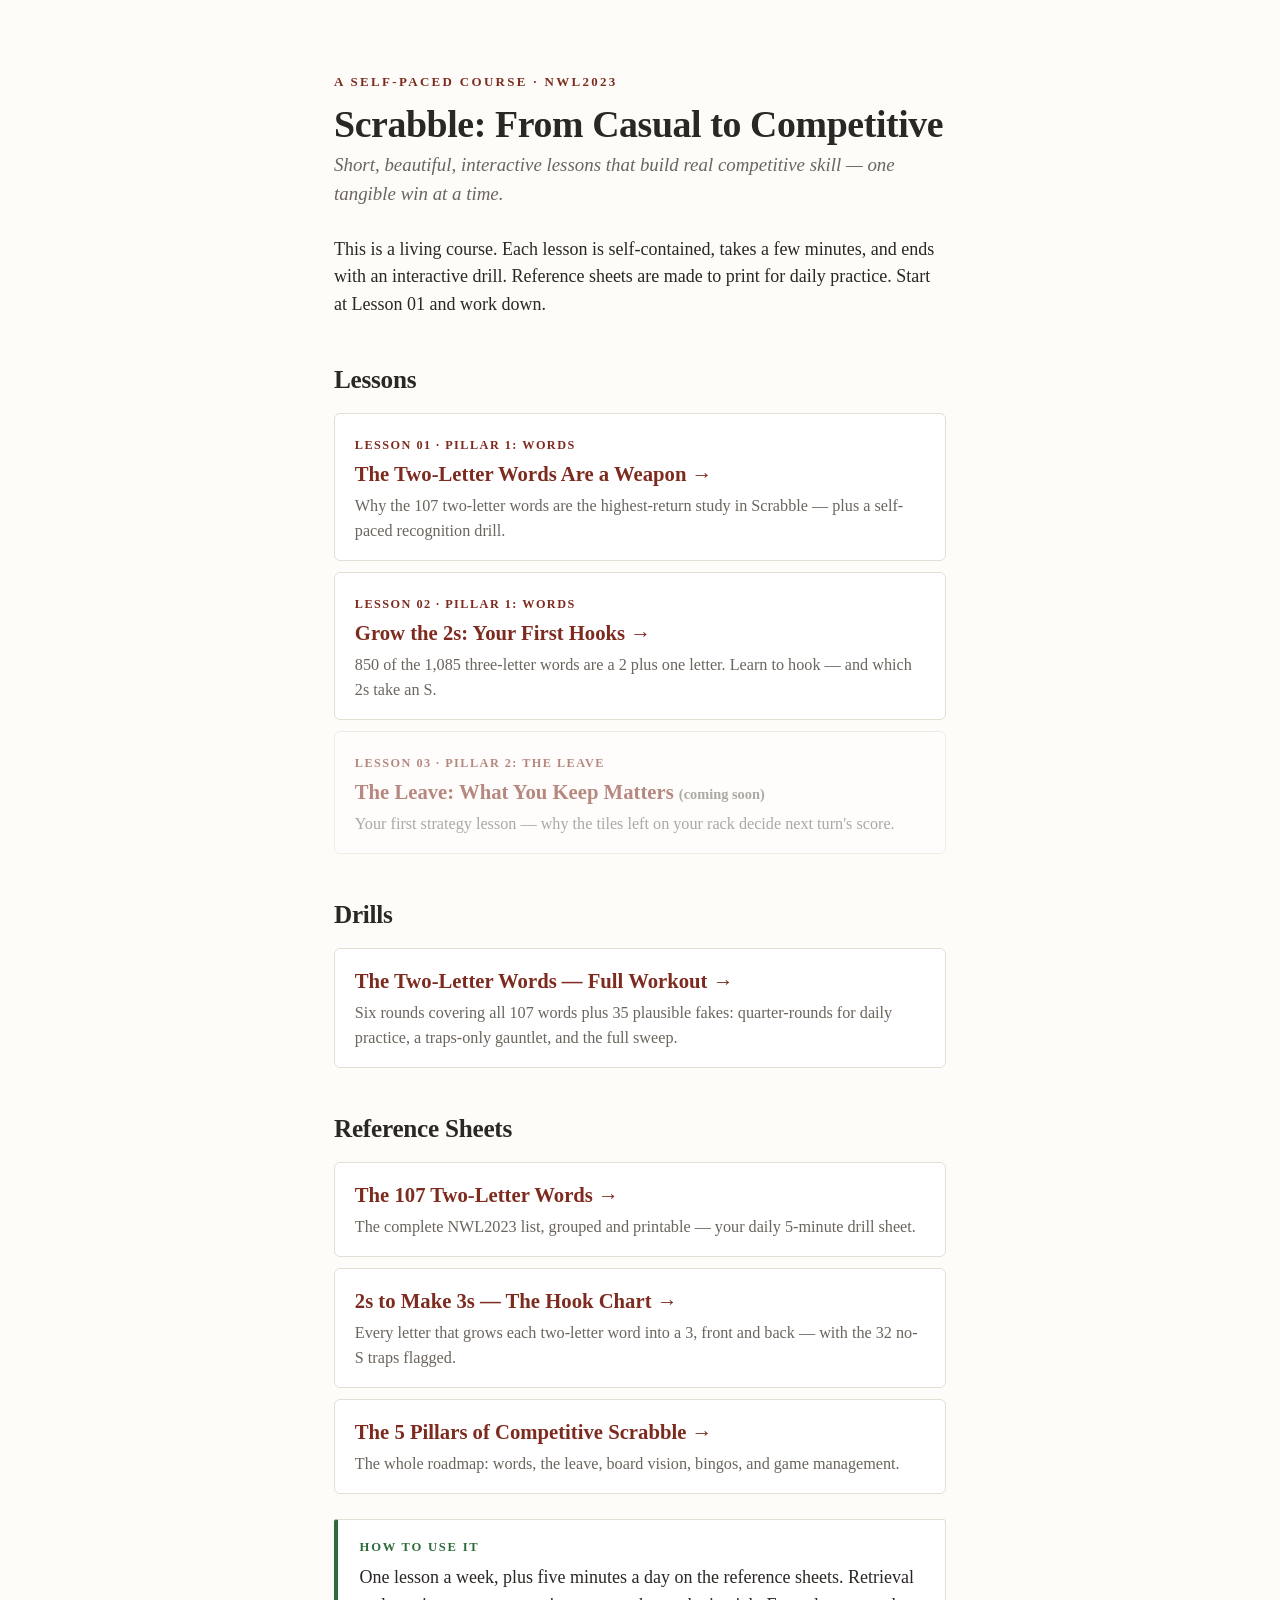
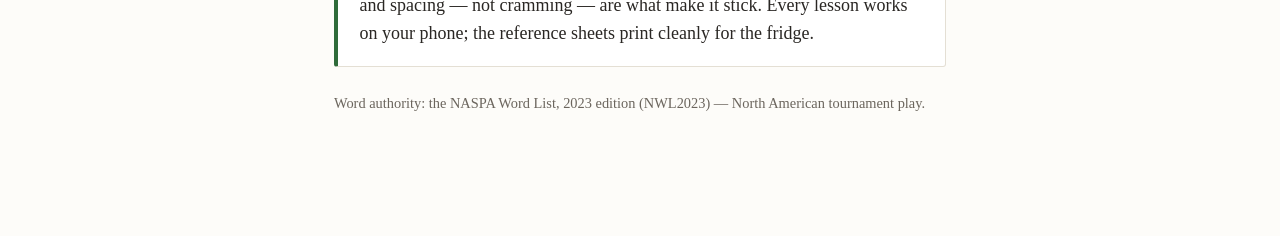
<file: index.html>
<!DOCTYPE html>
<html lang="en">
<head>
<meta charset="utf-8">
<meta name="viewport" content="width=device-width, initial-scale=1">
<title>A Scrabble Course — from casual to competitive</title>
<link rel="stylesheet" href="assets/course.css">
<style>
  .index-list { list-style:none; padding:0; margin:1rem 0; }
  .index-list li { border:1px solid var(--rule); border-radius:6px; padding:0.9rem 1.1rem; margin:0.6rem 0; background:#fff; }
  .index-list a { border:0; font-size:1.15rem; font-weight:600; }
  .index-list .desc { display:block; color:var(--ink-soft); font-size:0.9rem; margin-top:0.2rem; }
  .index-list .tag { font-size:0.68rem; letter-spacing:0.12em; text-transform:uppercase; font-weight:700; color:var(--accent); }
  .comingsoon { opacity:0.55; }
</style>
</head>
<body>

<p class="kicker">A Self-Paced Course · NWL2023</p>
<h1>Scrabble: From Casual to Competitive</h1>
<p class="subtitle">Short, beautiful, interactive lessons that build real competitive skill — one tangible win at a time.</p>

<p>This is a living course. Each lesson is self-contained, takes a few minutes, and ends with an interactive drill. Reference sheets are made to print for daily practice. Start at Lesson 01 and work down.</p>

<h2>Lessons</h2>
<ul class="index-list">
  <li>
    <span class="tag">Lesson 01 · Pillar 1: Words</span><br>
    <a href="lessons/0001-two-letter-words.html">The Two-Letter Words Are a Weapon →</a>
    <span class="desc">Why the 107 two-letter words are the highest-return study in Scrabble — plus a self-paced recognition drill.</span>
  </li>
  <li>
    <span class="tag">Lesson 02 · Pillar 1: Words</span><br>
    <a href="lessons/0002-threes-and-hooks.html">Grow the 2s: Your First Hooks →</a>
    <span class="desc">850 of the 1,085 three-letter words are a 2 plus one letter. Learn to hook — and which 2s take an S.</span>
  </li>
  <li class="comingsoon">
    <span class="tag">Lesson 03 · Pillar 2: The Leave</span><br>
    <a href="#">The Leave: What You Keep Matters <span class="cite">(coming soon)</span></a>
    <span class="desc">Your first strategy lesson — why the tiles left on your rack decide next turn's score.</span>
  </li>
</ul>

<h2>Drills</h2>
<ul class="index-list">
  <li>
    <a href="drills/two-letter-drills.html">The Two-Letter Words — Full Workout →</a>
    <span class="desc">Six rounds covering all 107 words plus 35 plausible fakes: quarter-rounds for daily practice, a traps-only gauntlet, and the full sweep.</span>
  </li>
</ul>

<h2>Reference Sheets</h2>
<ul class="index-list">
  <li>
    <a href="reference/two-letter-words.html">The 107 Two-Letter Words →</a>
    <span class="desc">The complete NWL2023 list, grouped and printable — your daily 5-minute drill sheet.</span>
  </li>
  <li>
    <a href="reference/two-to-make-three.html">2s to Make 3s — The Hook Chart →</a>
    <span class="desc">Every letter that grows each two-letter word into a 3, front and back — with the 32 no-S traps flagged.</span>
  </li>
  <li>
    <a href="reference/skill-roadmap.html">The 5 Pillars of Competitive Scrabble →</a>
    <span class="desc">The whole roadmap: words, the leave, board vision, bingos, and game management.</span>
  </li>
</ul>

<div class="callout win">
  <span class="label">How to use it</span>
  One lesson a week, plus five minutes a day on the reference sheets. Retrieval and spacing — not cramming — are what make it stick. Every lesson works on your phone; the reference sheets print cleanly for the fridge.
</div>

<p class="cite">Word authority: the NASPA Word List, 2023 edition (NWL2023) — North American tournament play.</p>

</body>
</html>
</file>
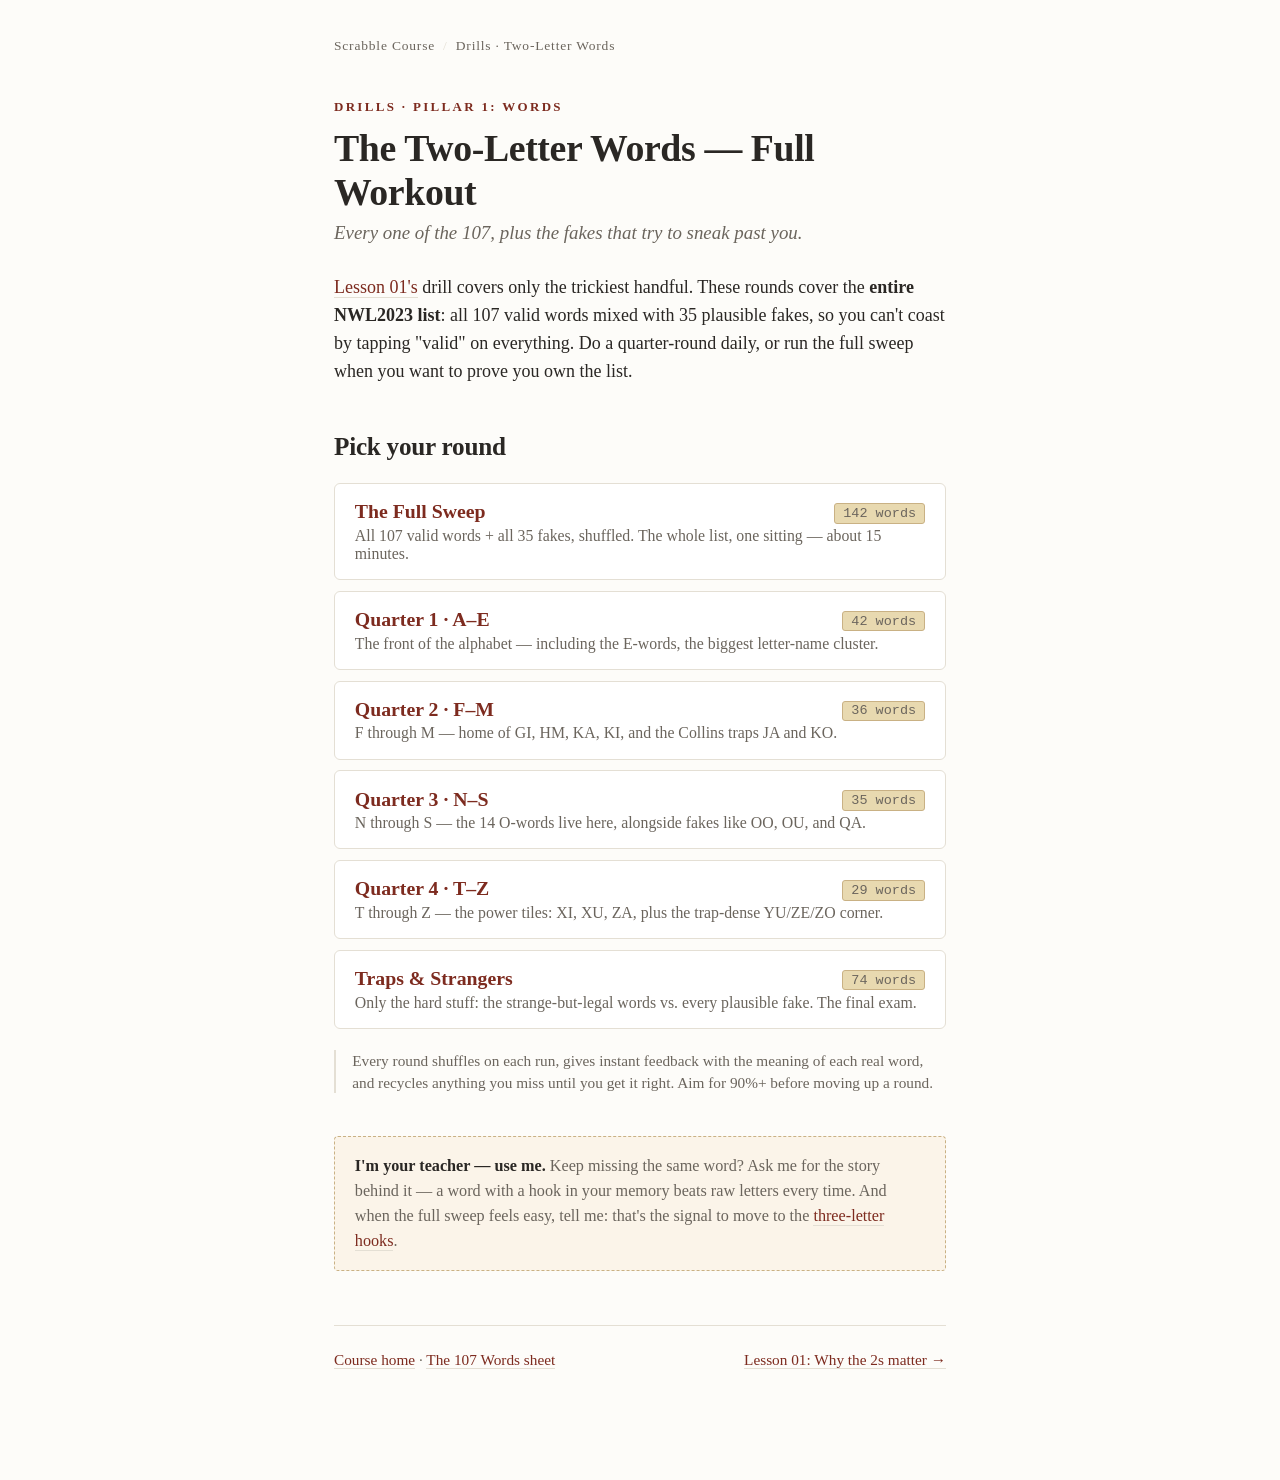
<file: drills/two-letter-drills.html>
<!DOCTYPE html>
<html lang="en">
<head>
<meta charset="utf-8">
<meta name="viewport" content="width=device-width, initial-scale=1">
<title>Drills · The Two-Letter Words — Full Workout</title>
<link rel="stylesheet" href="../assets/course.css">
<style>
  .drill-list { list-style:none; padding:0; margin:1.2rem 0; }
  .drill-list li { margin:0.6rem 0; }
  .drill-list button {
    display:block; width:100%; text-align:left; cursor:pointer;
    font-family:inherit; background:#fff; border:1px solid var(--rule);
    border-radius:6px; padding:0.9rem 1.1rem;
    transition:transform 0.06s ease, border-color 0.15s ease;
  }
  .drill-list button:hover { border-color:var(--tile-edge); transform:translateY(-1px); }
  .drill-list .name { font-size:1.1rem; font-weight:600; color:var(--accent); }
  .drill-list .count {
    float:right; font-family:"SF Mono","Menlo",monospace; font-size:0.75rem;
    color:var(--ink-soft); background:var(--tile-bg); border:1px solid var(--tile-edge);
    border-radius:3px; padding:0.1rem 0.45rem; margin-top:0.15rem;
  }
  .drill-list .desc { display:block; color:var(--ink-soft); font-size:0.88rem; margin-top:0.2rem; }
  .backlink { font-size:0.85rem; margin:0.8rem 0 0; }
  .running-title { margin:1.6rem 0 0; font-size:1.15rem; font-weight:600; }
</style>
</head>
<body>

<nav class="topnav"><a href="../index.html">Scrabble Course</a><span class="sep">/</span><span class="here">Drills · Two-Letter Words</span></nav>

<p class="kicker">Drills · Pillar 1: Words</p>
<h1>The Two-Letter Words — Full Workout</h1>
<p class="subtitle">Every one of the 107, plus the fakes that try to sneak past you.</p>

<p><a href="../lessons/0001-two-letter-words.html">Lesson 01's</a> drill covers only the trickiest handful. These rounds cover the <strong>entire NWL2023 list</strong>: all 107 valid words mixed with 35 plausible fakes, so you can't coast by tapping "valid" on everything. Do a quarter-round daily, or run the full sweep when you want to prove you own the list.</p>

<div id="chooser">
  <h2>Pick your round</h2>
  <ul class="drill-list" id="drill-buttons"></ul>
  <p class="note">Every round shuffles on each run, gives instant feedback with the meaning of each real word, and recycles anything you miss until you get it right. Aim for 90%+ before moving up a round.</p>
</div>

<div id="running" style="display:none">
  <p class="running-title" id="running-name"></p>
  <div id="drill"></div>
  <p class="backlink"><a href="#" id="back">← Choose a different round</a></p>
</div>

<div class="ask">
  <strong>I'm your teacher — use me.</strong> Keep missing the same word? Ask me for the story behind it — a word with a hook in your memory beats raw letters every time. And when the full sweep feels easy, tell me: that's the signal to move to the <a href="../lessons/0002-threes-and-hooks.html">three-letter hooks</a>.
</div>

<div class="pagenav">
  <span><a href="../index.html">Course home</a> · <a href="../reference/two-letter-words.html">The 107 Words sheet</a></span>
  <span><a href="../lessons/0001-two-letter-words.html">Lesson 01: Why the 2s matter →</a></span>
</div>

<script src="../assets/quiz.js"></script>
<script src="../assets/twos-data.js"></script>
<script>
  // Build validQuiz items from the master data. Collins-only fakes get an
  // explanatory note so the reader learns which lexicon betrayed them.
  const COLLINS_NOTE = "It's legal in the international (Collins) list — but not in ours.";
  function toItems(words, fakes) {
    return words.map(t => ({ w: t.w, ok: true, def: t.def }))
      .concat(fakes.map(f => ({ w: f.w, ok: false, note: f.collins ? COLLINS_NOTE : '' })));
  }
  const inRange = (w, lo, hi) => w[0] >= lo && w[0] <= hi;
  const range = (lo, hi) => toItems(
    TWOS.filter(t => inRange(t.w, lo, hi)),
    FAKES.filter(f => inRange(f.w, lo, hi))
  );

  const DRILLS = [
    { name: 'The Full Sweep', desc: 'All 107 valid words + all 35 fakes, shuffled. The whole list, one sitting — about 15 minutes.',
      items: () => toItems(TWOS, FAKES) },
    { name: 'Quarter 1 · A–E', desc: 'The front of the alphabet — including the E-words, the biggest letter-name cluster.',
      items: () => range('A', 'E') },
    { name: 'Quarter 2 · F–M', desc: 'F through M — home of GI, HM, KA, KI, and the Collins traps JA and KO.',
      items: () => range('F', 'M') },
    { name: 'Quarter 3 · N–S', desc: 'N through S — the 14 O-words live here, alongside fakes like OO, OU, and QA.',
      items: () => range('N', 'S') },
    { name: 'Quarter 4 · T–Z', desc: 'T through Z — the power tiles: XI, XU, ZA, plus the trap-dense YU/ZE/ZO corner.',
      items: () => range('T', 'Z') },
    { name: 'Traps & Strangers', desc: 'Only the hard stuff: the strange-but-legal words vs. every plausible fake. The final exam.',
      items: () => toItems(TWOS.filter(t => t.hard), FAKES) },
  ];

  const chooser = document.getElementById('chooser');
  const running = document.getElementById('running');
  const buttons = document.getElementById('drill-buttons');

  DRILLS.forEach(d => {
    const items = d.items();
    const li = document.createElement('li');
    li.innerHTML = `<button><span class="count">${items.length} words</span>
      <span class="name">${d.name}</span><span class="desc">${d.desc}</span></button>`;
    li.querySelector('button').onclick = () => start(d);
    buttons.appendChild(li);
  });

  function start(d) {
    chooser.style.display = 'none';
    running.style.display = '';
    document.getElementById('running-name').textContent = d.name;
    validQuiz('drill', d.items());
    running.scrollIntoView({ behavior: 'smooth', block: 'start' });
  }

  document.getElementById('back').onclick = (e) => {
    e.preventDefault();
    running.style.display = 'none';
    chooser.style.display = '';
    document.getElementById('drill').innerHTML = '';
  };
</script>

</body>
</html>
</file>
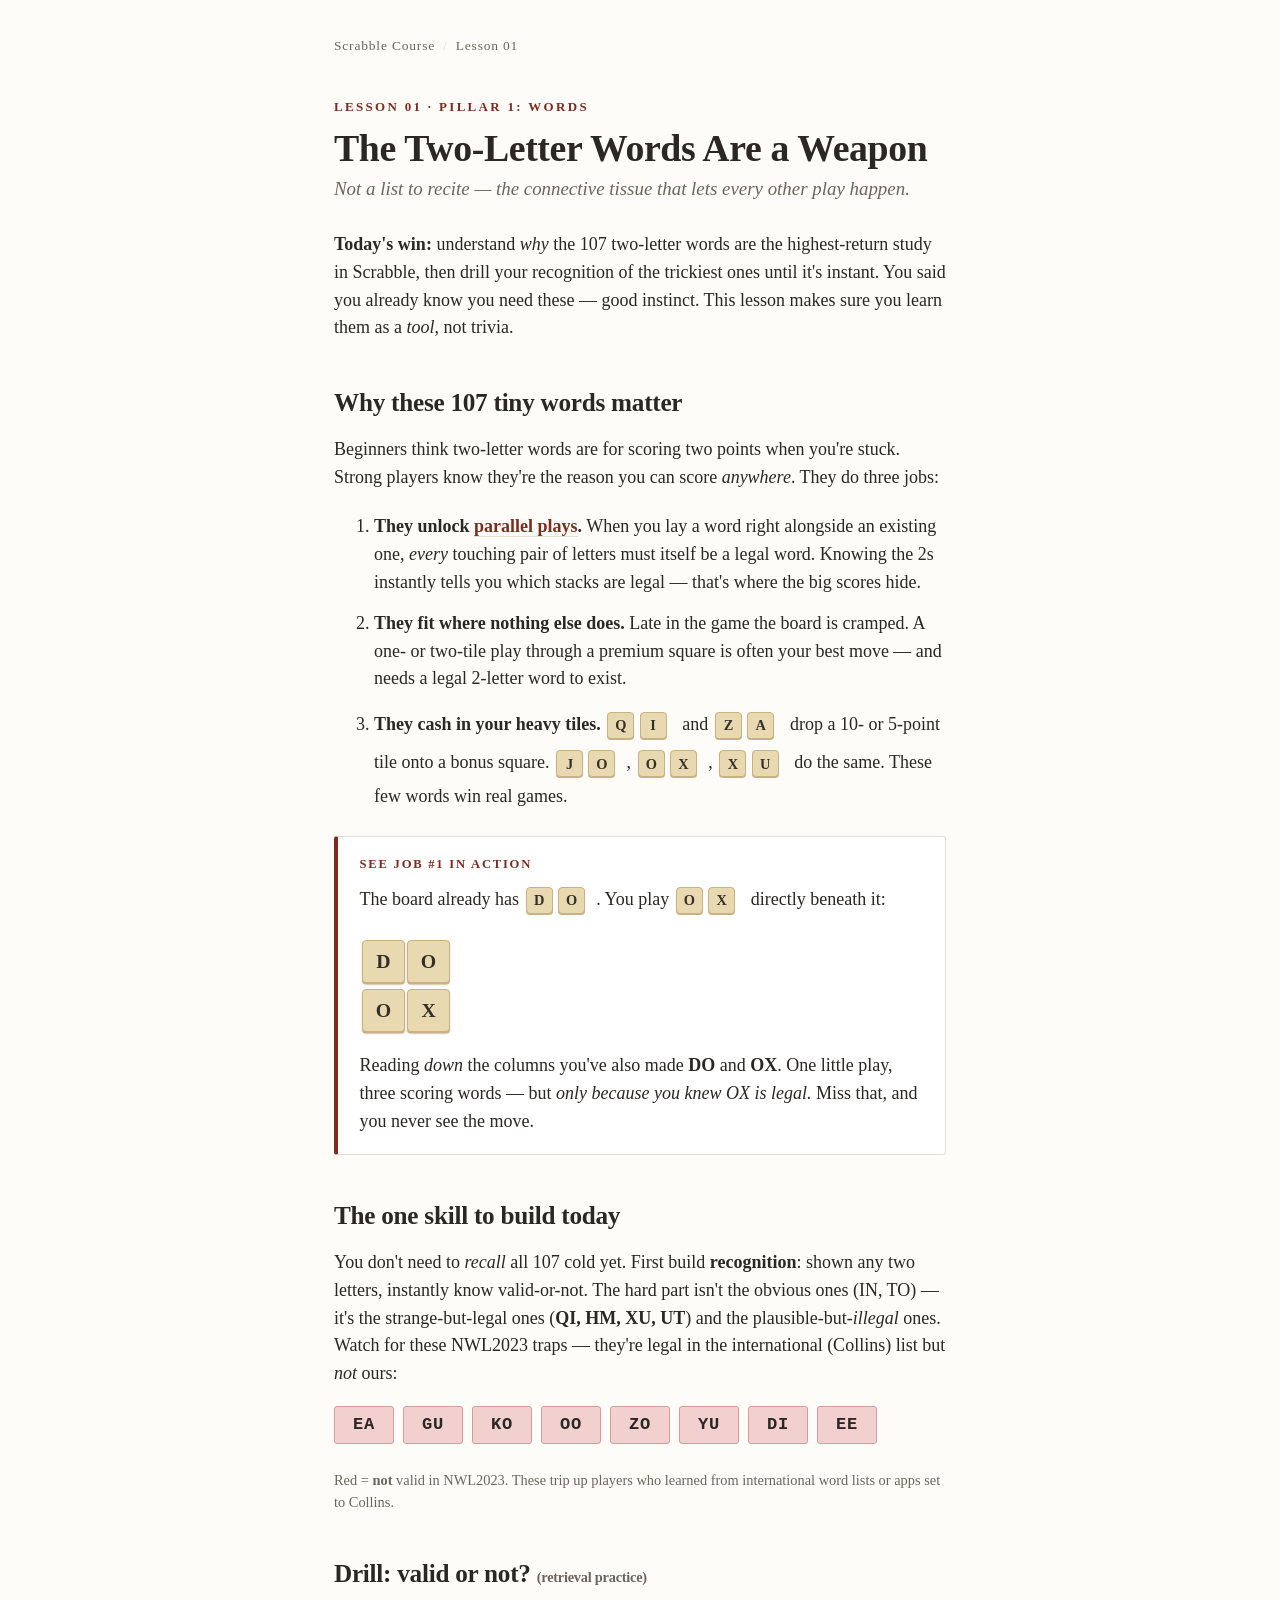
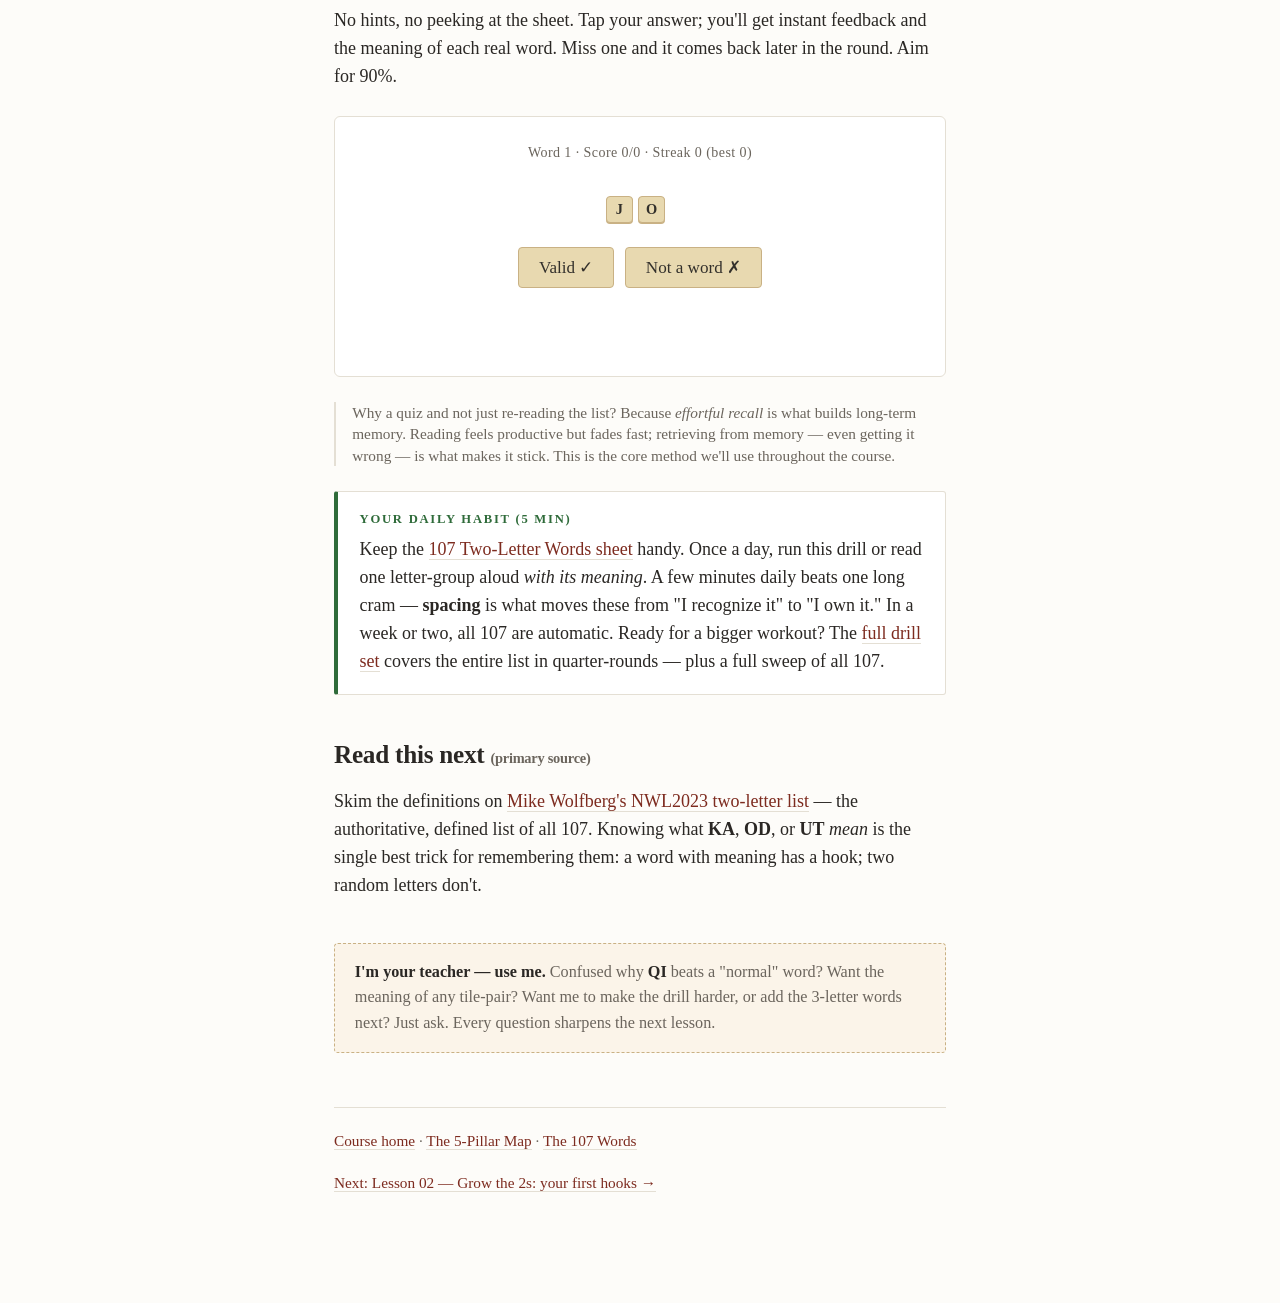
<file: lessons/0001-two-letter-words.html>
<!DOCTYPE html>
<html lang="en">
<head>
<meta charset="utf-8">
<meta name="viewport" content="width=device-width, initial-scale=1">
<title>Lesson 01 · The Two-Letter Words Are a Weapon</title>
<link rel="stylesheet" href="../assets/course.css">
<style>
  .minigrid { display:grid; grid-template-columns:repeat(2, 2.4rem); gap:2px; margin:1rem 0; }
  .minigrid .tile { width:2.4rem; height:2.4rem; }
  .minigrid .empty { background:#f1ead9; border:1px solid var(--rule); border-radius:4px; }
  .jobs { margin:1.2rem 0; }
  .jobs li { margin-bottom:0.7rem; }
</style>
</head>
<body>

<nav class="topnav"><a href="../index.html">Scrabble Course</a><span class="sep">/</span><span class="here">Lesson 01</span></nav>

<p class="kicker">Lesson 01 · Pillar 1: Words</p>
<h1>The Two-Letter Words Are a Weapon</h1>
<p class="subtitle">Not a list to recite — the connective tissue that lets every other play happen.</p>

<p><strong>Today's win:</strong> understand <em>why</em> the 107 two-letter words are the highest-return study in Scrabble, then drill your recognition of the trickiest ones until it's instant. You said you already know you need these — good instinct. This lesson makes sure you learn them as a <em>tool</em>, not trivia.</p>

<h2>Why these 107 tiny words matter</h2>

<p>Beginners think two-letter words are for scoring two points when you're stuck. Strong players know they're the reason you can score <em>anywhere</em>. They do three jobs:</p>

<ol class="jobs">
  <li><strong>They unlock <a href="../reference/skill-roadmap.html">parallel plays</a>.</strong> When you lay a word right alongside an existing one, <em>every</em> touching pair of letters must itself be a legal word. Knowing the 2s instantly tells you which stacks are legal — that's where the big scores hide.</li>
  <li><strong>They fit where nothing else does.</strong> Late in the game the board is cramped. A one- or two-tile play through a premium square is often your best move — and needs a legal 2-letter word to exist.</li>
  <li><strong>They cash in your heavy tiles.</strong> <span class="word"><span class="tile">Q</span><span class="tile">I</span></span> and <span class="word"><span class="tile">Z</span><span class="tile">A</span></span> drop a 10- or 5-point tile onto a bonus square. <span class="word"><span class="tile">J</span><span class="tile">O</span></span>, <span class="word"><span class="tile">O</span><span class="tile">X</span></span>, <span class="word"><span class="tile">X</span><span class="tile">U</span></span> do the same. These few words win real games.</li>
</ol>

<div class="callout">
  <span class="label">See job #1 in action</span>
  The board already has <span class="word"><span class="tile">D</span><span class="tile">O</span></span>. You play <span class="word"><span class="tile">O</span><span class="tile">X</span></span> directly beneath it:
  <div class="minigrid">
    <span class="tile">D</span><span class="tile">O</span>
    <span class="tile">O</span><span class="tile">X</span>
  </div>
  Reading <em>down</em> the columns you've also made <strong>DO</strong> and <strong>OX</strong>. One little play, three scoring words — but <em>only because you knew OX is legal.</em> Miss that, and you never see the move.
</div>

<h2>The one skill to build today</h2>

<p>You don't need to <em>recall</em> all 107 cold yet. First build <strong>recognition</strong>: shown any two letters, instantly know valid-or-not. The hard part isn't the obvious ones (IN, TO) — it's the strange-but-legal ones (<strong>QI, HM, XU, UT</strong>) and the plausible-but-<em>illegal</em> ones. Watch for these NWL2023 traps — they're legal in the international (Collins) list but <em>not</em> ours:</p>

<div class="wordgrid" style="grid-template-columns:repeat(auto-fill,minmax(3rem,1fr));">
  <div class="w" style="background:#f3d0d0;border-color:#d89a9a;">EA</div>
  <div class="w" style="background:#f3d0d0;border-color:#d89a9a;">GU</div>
  <div class="w" style="background:#f3d0d0;border-color:#d89a9a;">KO</div>
  <div class="w" style="background:#f3d0d0;border-color:#d89a9a;">OO</div>
  <div class="w" style="background:#f3d0d0;border-color:#d89a9a;">ZO</div>
  <div class="w" style="background:#f3d0d0;border-color:#d89a9a;">YU</div>
  <div class="w" style="background:#f3d0d0;border-color:#d89a9a;">DI</div>
  <div class="w" style="background:#f3d0d0;border-color:#d89a9a;">EE</div>
</div>
<p class="cite">Red = <strong>not</strong> valid in NWL2023. These trip up players who learned from international word lists or apps set to Collins.</p>

<h2>Drill: valid or not? <span class="cite">(retrieval practice)</span></h2>

<p>No hints, no peeking at the sheet. Tap your answer; you'll get instant feedback and the meaning of each real word. Miss one and it comes back later in the round. Aim for 90%.</p>

<div id="drill"></div>

<p class="note">Why a quiz and not just re-reading the list? Because <em>effortful recall</em> is what builds long-term memory. Reading feels productive but fades fast; retrieving from memory — even getting it wrong — is what makes it stick. This is the core method we'll use throughout the course.</p>

<div class="callout win">
  <span class="label">Your daily habit (5 min)</span>
  Keep the <a href="../reference/two-letter-words.html">107 Two-Letter Words sheet</a> handy. Once a day, run this drill or read one letter-group aloud <em>with its meaning</em>. A few minutes daily beats one long cram — <strong>spacing</strong> is what moves these from "I recognize it" to "I own it." In a week or two, all 107 are automatic. Ready for a bigger workout? The <a href="../drills/two-letter-drills.html">full drill set</a> covers the entire list in quarter-rounds — plus a full sweep of all 107.
</div>

<h2>Read this next <span class="cite">(primary source)</span></h2>
<p>Skim the definitions on <a href="https://wolfberg.net/scrabble/wordlists/NWL2023/twos/">Mike Wolfberg's NWL2023 two-letter list</a> — the authoritative, defined list of all 107. Knowing what <strong>KA</strong>, <strong>OD</strong>, or <strong>UT</strong> <em>mean</em> is the single best trick for remembering them: a word with meaning has a hook; two random letters don't.</p>

<div class="ask">
  <strong>I'm your teacher — use me.</strong> Confused why <strong>QI</strong> beats a "normal" word? Want the meaning of any tile-pair? Want me to make the drill harder, or add the 3-letter words next? Just ask. Every question sharpens the next lesson.
</div>

<div class="pagenav">
  <span><a href="../index.html">Course home</a> · <a href="../reference/skill-roadmap.html">The 5-Pillar Map</a> · <a href="../reference/two-letter-words.html">The 107 Words</a></span>
  <span><a href="0002-threes-and-hooks.html">Next: Lesson 02 — Grow the 2s: your first hooks →</a></span>
</div>

<script src="../assets/quiz.js"></script>
<script>
  validQuiz('drill', [
    { w:'QI', ok:true,  def:'the vital life force in Chinese philosophy — and a top-value word.' },
    { w:'ZA', ok:true,  def:'slang for pizza.' },
    { w:'EA', ok:false },
    { w:'JO', ok:true,  def:'a sweetheart (Scots).' },
    { w:'GU', ok:false },
    { w:'XU', ok:true,  def:'a monetary unit of Vietnam.' },
    { w:'KO', ok:false },
    { w:'HM', ok:true,  def:'used to express thoughtful hesitation.' },
    { w:'OO', ok:false },
    { w:'OX', ok:true,  def:'an adult castrated bull.' },
    { w:'ZO', ok:false },
    { w:'KA', ok:true,  def:'the spiritual self in Egyptian belief.' },
    { w:'UT', ok:true,  def:'the musical tone now called "do".' },
    { w:'YU', ok:false },
    { w:'XI', ok:true,  def:'a Greek letter.' },
    { w:'DI', ok:false },
    { w:'VA', ok:false },
    { w:'OD', ok:true,  def:'a hypothetical vital force.' },
    { w:'EE', ok:false },
    { w:'FE', ok:true,  def:'a unit of monetary value; also playable for the F.' },
    { w:'AI', ok:true,  def:'a three-toed sloth.' },
    { w:'MM', ok:true,  def:'used to express assent or pleasure.' },
    { w:'OE', ok:true,  def:'a whirlwind off the Faroe Islands.' }
  ]);
</script>

</body>
</html>
</file>
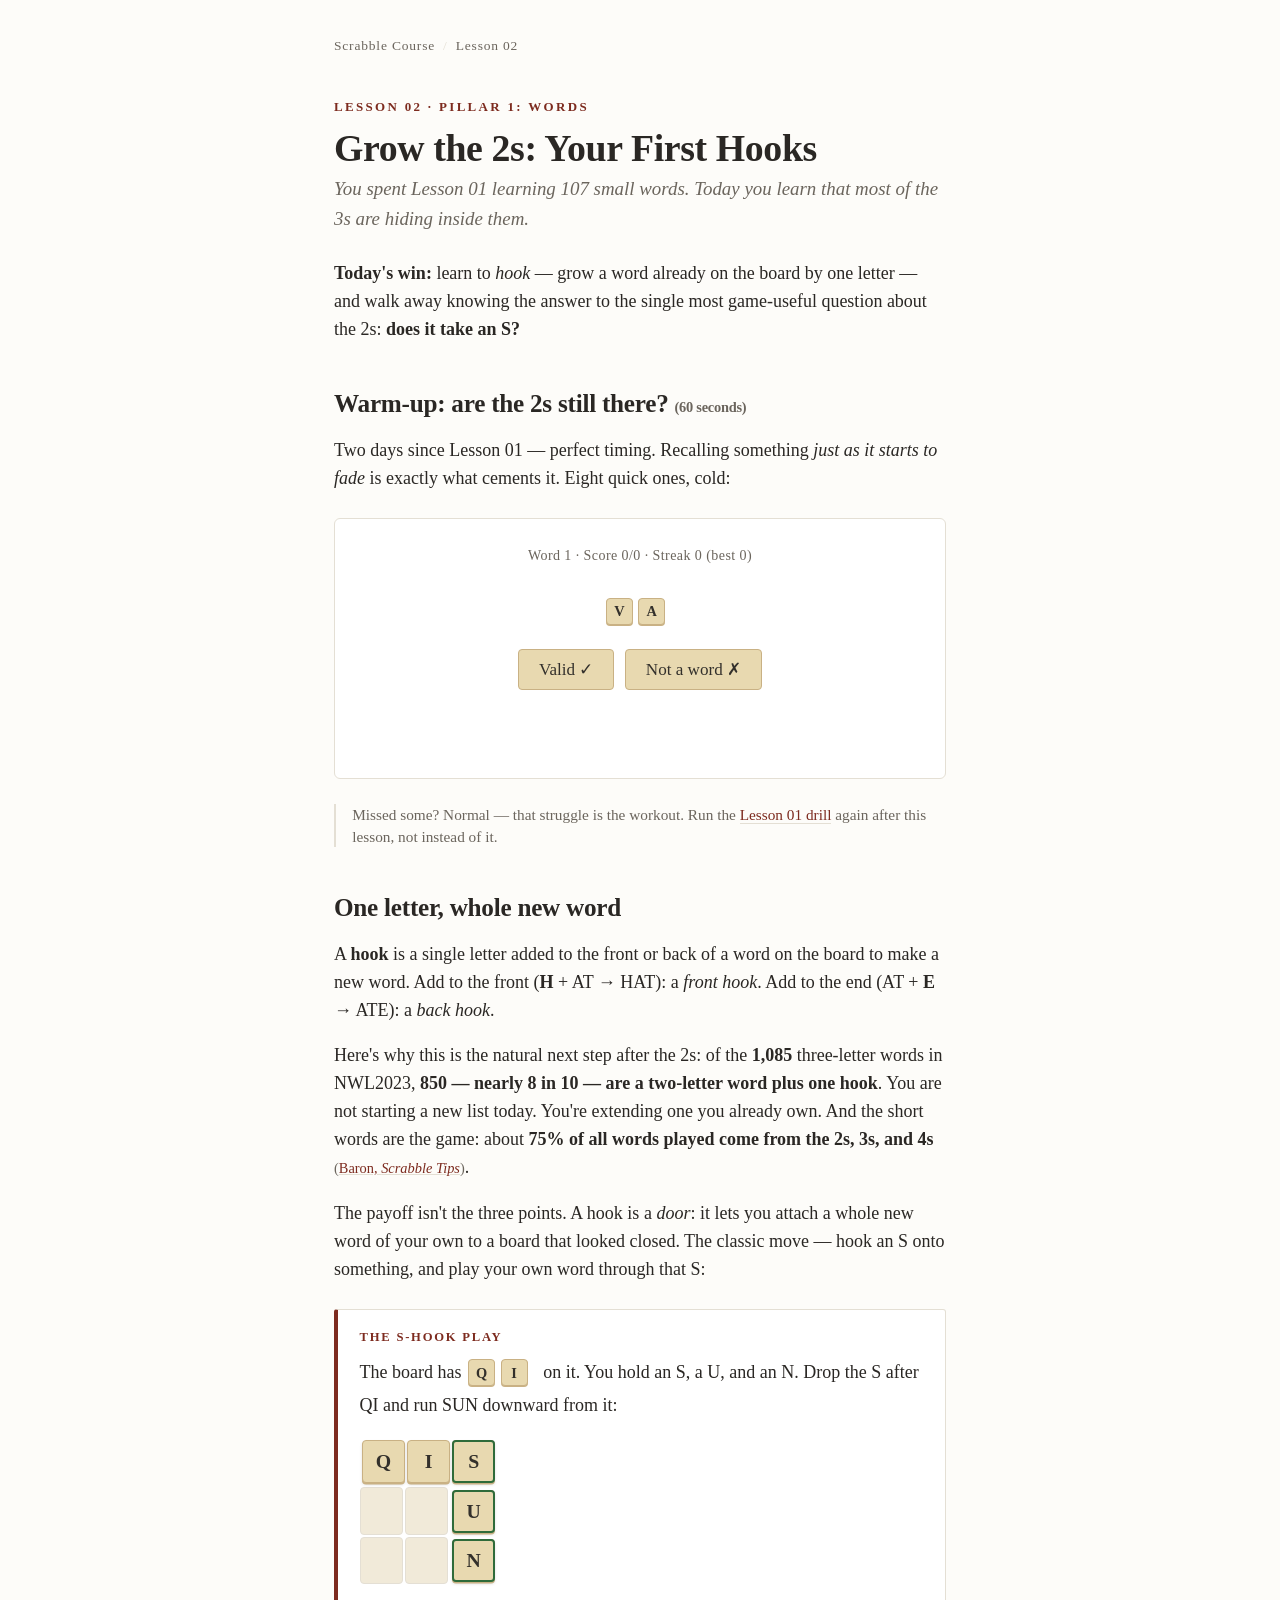
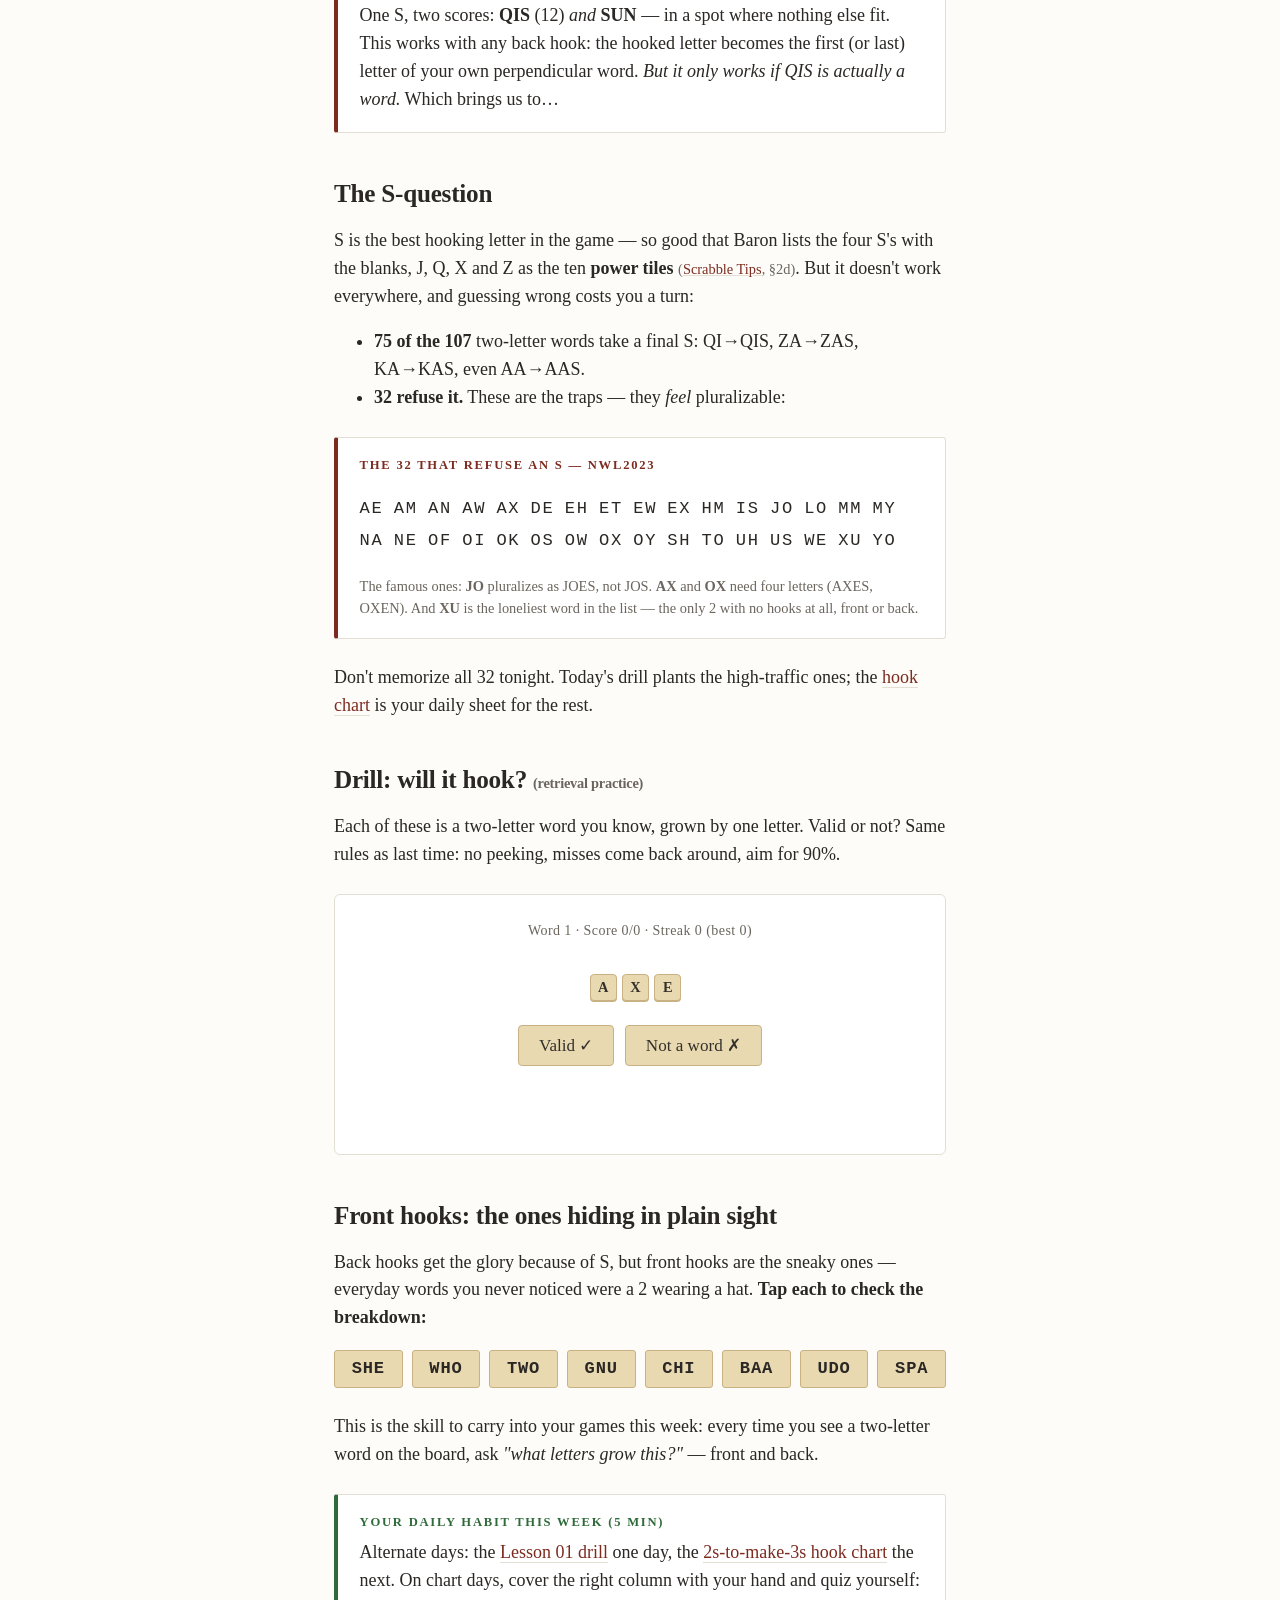
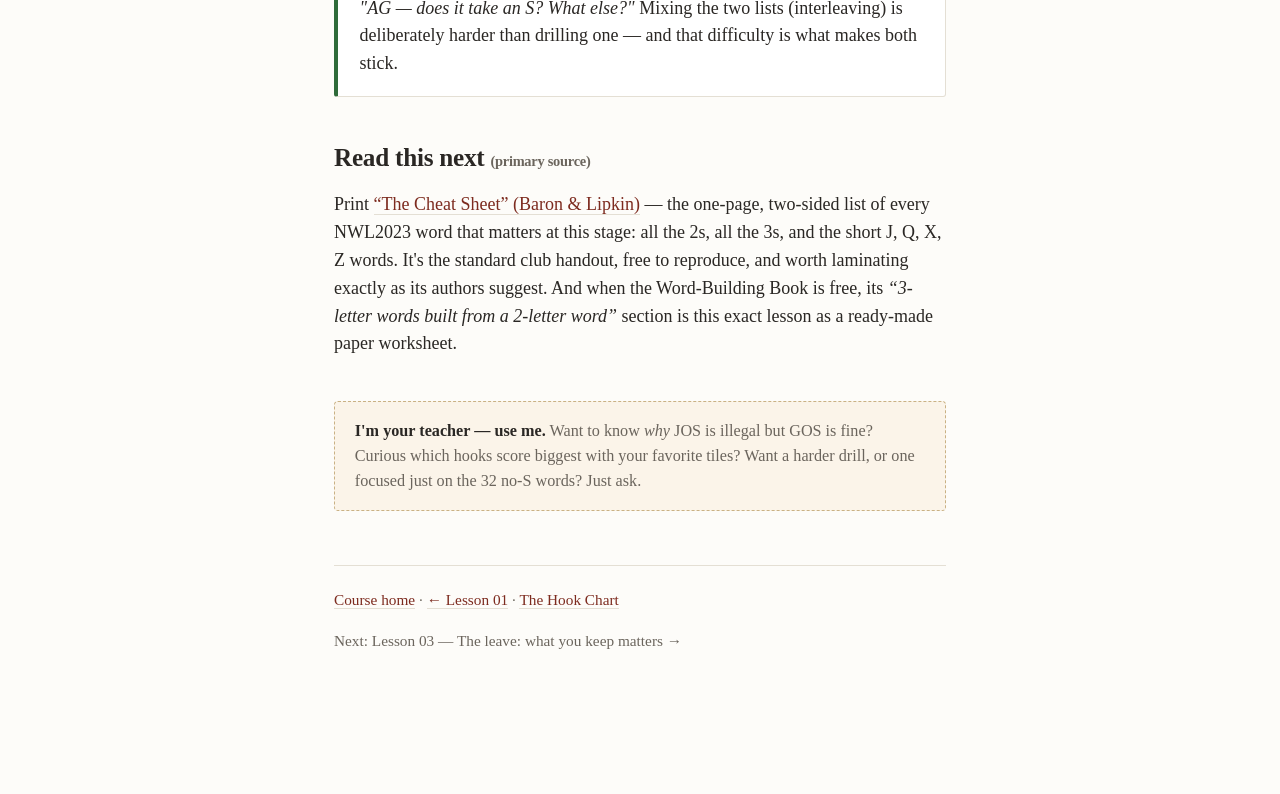
<file: lessons/0002-threes-and-hooks.html>
<!DOCTYPE html>
<html lang="en">
<head>
<meta charset="utf-8">
<meta name="viewport" content="width=device-width, initial-scale=1">
<title>Lesson 02 · Grow the 2s: Your First Hooks</title>
<link rel="stylesheet" href="../assets/course.css">
<style>
  .minigrid { display:grid; grid-template-columns:repeat(3, 2.4rem); gap:2px; margin:1rem 0; }
  .minigrid .tile { width:2.4rem; height:2.4rem; }
  .minigrid .empty { background:#f1ead9; border:1px solid var(--rule); border-radius:4px; }
  .minigrid .new { outline: 2px solid var(--good); outline-offset: -2px; }
  .noslist { font-family:"SF Mono","Menlo",monospace; font-size:0.95rem; letter-spacing:0.1em; line-height:1.9; }
</style>
</head>
<body>

<nav class="topnav"><a href="../index.html">Scrabble Course</a><span class="sep">/</span><span class="here">Lesson 02</span></nav>

<p class="kicker">Lesson 02 · Pillar 1: Words</p>
<h1>Grow the 2s: Your First Hooks</h1>
<p class="subtitle">You spent Lesson 01 learning 107 small words. Today you learn that most of the 3s are hiding inside them.</p>

<p><strong>Today's win:</strong> learn to <em>hook</em> — grow a word already on the board by one letter — and walk away knowing the answer to the single most game-useful question about the 2s: <strong>does it take an S?</strong></p>

<h2>Warm-up: are the 2s still there? <span class="cite">(60 seconds)</span></h2>

<p>Two days since Lesson 01 — perfect timing. Recalling something <em>just as it starts to fade</em> is exactly what cements it. Eight quick ones, cold:</p>

<div id="warmup"></div>

<p class="note">Missed some? Normal — that struggle is the workout. Run the <a href="0001-two-letter-words.html">Lesson 01 drill</a> again after this lesson, not instead of it.</p>

<h2>One letter, whole new word</h2>

<p>A <strong>hook</strong> is a single letter added to the front or back of a word on the board to make a new word. Add to the front (<strong>H</strong> + AT → HAT): a <em>front hook</em>. Add to the end (AT + <strong>E</strong> → ATE): a <em>back hook</em>.</p>

<p>Here's why this is the natural next step after the 2s: of the <strong>1,085</strong> three-letter words in NWL2023, <strong>850 — nearly 8 in 10 — are a two-letter word plus one hook</strong>. You are not starting a new list today. You're extending one you already own. And the short words are the game: about <strong>75% of all words played come from the 2s, 3s, and 4s</strong> <span class="cite">(<a href="https://www.cross-tables.com/download/SCRABBLE_TIPS.pdf">Baron, <em>Scrabble Tips</em></a>)</span>.</p>

<p>The payoff isn't the three points. A hook is a <em>door</em>: it lets you attach a whole new word of your own to a board that looked closed. The classic move — hook an S onto something, and play your own word through that S:</p>

<div class="callout">
  <span class="label">The S-hook play</span>
  The board has <span class="word"><span class="tile">Q</span><span class="tile">I</span></span> on it. You hold an S, a U, and an N. Drop the S after QI and run SUN downward from it:
  <div class="minigrid">
    <span class="tile">Q</span><span class="tile">I</span><span class="tile new">S</span>
    <span class="empty"></span><span class="empty"></span><span class="tile new">U</span>
    <span class="empty"></span><span class="empty"></span><span class="tile new">N</span>
  </div>
  One S, two scores: <strong>QIS</strong> (12) <em>and</em> <strong>SUN</strong> — in a spot where nothing else fit. This works with any back hook: the hooked letter becomes the first (or last) letter of your own perpendicular word. <em>But it only works if QIS is actually a word.</em> Which brings us to&hellip;
</div>

<h2>The S-question</h2>

<p>S is the best hooking letter in the game — so good that Baron lists the four S's with the blanks, J, Q, X and Z as the ten <strong>power tiles</strong> <span class="cite">(<a href="https://www.cross-tables.com/download/SCRABBLE_TIPS.pdf">Scrabble Tips</a>, §2d)</span>. But it doesn't work everywhere, and guessing wrong costs you a turn:</p>

<ul>
  <li><strong>75 of the 107</strong> two-letter words take a final S: QI→QIS, ZA→ZAS, KA→KAS, even AA→AAS.</li>
  <li><strong>32 refuse it.</strong> These are the traps — they <em>feel</em> pluralizable:</li>
</ul>

<div class="callout">
  <span class="label">The 32 that refuse an S — NWL2023</span>
  <p class="noslist">AE&ensp;AM&ensp;AN&ensp;AW&ensp;AX&ensp;DE&ensp;EH&ensp;ET&ensp;EW&ensp;EX&ensp;HM&ensp;IS&ensp;JO&ensp;LO&ensp;MM&ensp;MY&ensp;NA&ensp;NE&ensp;OF&ensp;OI&ensp;OK&ensp;OS&ensp;OW&ensp;OX&ensp;OY&ensp;SH&ensp;TO&ensp;UH&ensp;US&ensp;WE&ensp;XU&ensp;YO</p>
  <p class="cite" style="margin:0.4rem 0 0">The famous ones: <strong>JO</strong> pluralizes as JOES, not JOS. <strong>AX</strong> and <strong>OX</strong> need four letters (AXES, OXEN). And <strong>XU</strong> is the loneliest word in the list — the only 2 with no hooks at all, front or back.</p>
</div>

<p>Don't memorize all 32 tonight. Today's drill plants the high-traffic ones; the <a href="../reference/two-to-make-three.html">hook chart</a> is your daily sheet for the rest.</p>

<h2>Drill: will it hook? <span class="cite">(retrieval practice)</span></h2>

<p>Each of these is a two-letter word you know, grown by one letter. Valid or not? Same rules as last time: no peeking, misses come back around, aim for 90%.</p>

<div id="drill"></div>

<h2>Front hooks: the ones hiding in plain sight</h2>

<p>Back hooks get the glory because of S, but front hooks are the sneaky ones — everyday words you never noticed were a 2 wearing a hat. <strong>Tap each to check the breakdown:</strong></p>

<div class="wordgrid" style="grid-template-columns:repeat(auto-fill,minmax(3.6rem,1fr));">
  <div class="w" data-def="S + HE. The pronoun HE was on the board all along.">SHE</div>
  <div class="w" data-def="W + HO. Hook a W onto HO.">WHO</div>
  <div class="w" data-def="T + WO. WO (woe) takes a T.">TWO</div>
  <div class="w" data-def="G + NU. NU (the Greek letter) grows into an antelope.">GNU</div>
  <div class="w" data-def="C + HI. HI also takes G, K, and P: GHI, KHI, PHI.">CHI</div>
  <div class="w" data-def="B + AA. The lava word bleats like a sheep.">BAA</div>
  <div class="w" data-def="U + DO. A Japanese vegetable — and a great U-dump.">UDO</div>
  <div class="w" data-def="S + PA. Your S works on the front, too.">SPA</div>
</div>

<p>This is the skill to carry into your games this week: every time you see a two-letter word on the board, ask <em>"what letters grow this?"</em> — front and back.</p>

<div class="callout win">
  <span class="label">Your daily habit this week (5 min)</span>
  Alternate days: the <a href="0001-two-letter-words.html">Lesson 01 drill</a> one day, the <a href="../reference/two-to-make-three.html">2s-to-make-3s hook chart</a> the next. On chart days, cover the right column with your hand and quiz yourself: <em>"AG — does it take an S? What else?"</em> Mixing the two lists (interleaving) is deliberately harder than drilling one — and that difficulty is what makes both stick.
</div>

<h2>Read this next <span class="cite">(primary source)</span></h2>
<p>Print <a href="https://www.cross-tables.com/cs.php">&ldquo;The Cheat Sheet&rdquo; (Baron &amp; Lipkin)</a> — the one-page, two-sided list of every NWL2023 word that matters at this stage: all the 2s, all the 3s, and the short J, Q, X, Z words. It's the standard club handout, free to reproduce, and worth laminating exactly as its authors suggest. And when the Word-Building Book is free, its <em>&ldquo;3-letter words built from a 2-letter word&rdquo;</em> section is this exact lesson as a ready-made paper worksheet.</p>

<div class="ask">
  <strong>I'm your teacher — use me.</strong> Want to know <em>why</em> JOS is illegal but GOS is fine? Curious which hooks score biggest with your favorite tiles? Want a harder drill, or one focused just on the 32 no-S words? Just ask.
</div>

<div class="pagenav">
  <span><a href="../index.html">Course home</a> · <a href="0001-two-letter-words.html">&larr; Lesson 01</a> · <a href="../reference/two-to-make-three.html">The Hook Chart</a></span>
  <span>Next: Lesson 03 — The leave: what you keep matters →</span>
</div>

<script src="../assets/quiz.js"></script>
<script src="../assets/defs.js"></script>
<script>
  validQuiz('warmup', [
    { w:'OK', ok:true,  def:'all right; to approve.' },
    { w:'ZO', ok:false },
    { w:'EW', ok:true,  def:'expresses disgust.' },
    { w:'EA', ok:false },
    { w:'UT', ok:true,  def:'the musical tone now called DO.' },
    { w:'KO', ok:false },
    { w:'OI', ok:true,  def:'expresses dismay (variant of OY).' },
    { w:'VA', ok:false }
  ]);

  validQuiz('drill', [
    { w:'QIS', ok:true,  def:'plural of QI. The S-hook play from above.' },
    { w:'JOS', ok:false }, // JO pluralizes as JOES
    { w:'ZAS', ok:true,  def:'plural of ZA (pizza).' },
    { w:'TOS', ok:false },
    { w:'AXE', ok:true,  def:'AX + E — the only hook AX takes.' },
    { w:'OKS', ok:false },
    { w:'KAS', ok:true,  def:'plural of KA (the Egyptian spirit).' },
    { w:'XUS', ok:false }, // XU has no hooks at all
    { w:'AAS', ok:true,  def:'plural of AA (the lava). Yes, really.' },
    { w:'AMS', ok:false }, // AM takes A, I, P, U — not S
    { w:'GOS', ok:true,  def:'plural of GO (the board game).' },
    { w:'WES', ok:false },
    { w:'NOS', ok:true,  def:'plural of NO (a negative reply).' },
    { w:'LOS', ok:false },
    { w:'OES', ok:true,  def:'plural of OE (the Faeroese whirlwind).' },
    { w:'ANS', ok:false }, // AN takes A, D, E, I, T, Y — not S
    { w:'UTS', ok:true,  def:'plural of UT (the musical tone).' },
    { w:'OIS', ok:false },
    { w:'BAS', ok:true,  def:'plural of BA (the Egyptian soul).' },
    { w:'USS', ok:false }
  ]);
</script>

</body>
</html>
</file>
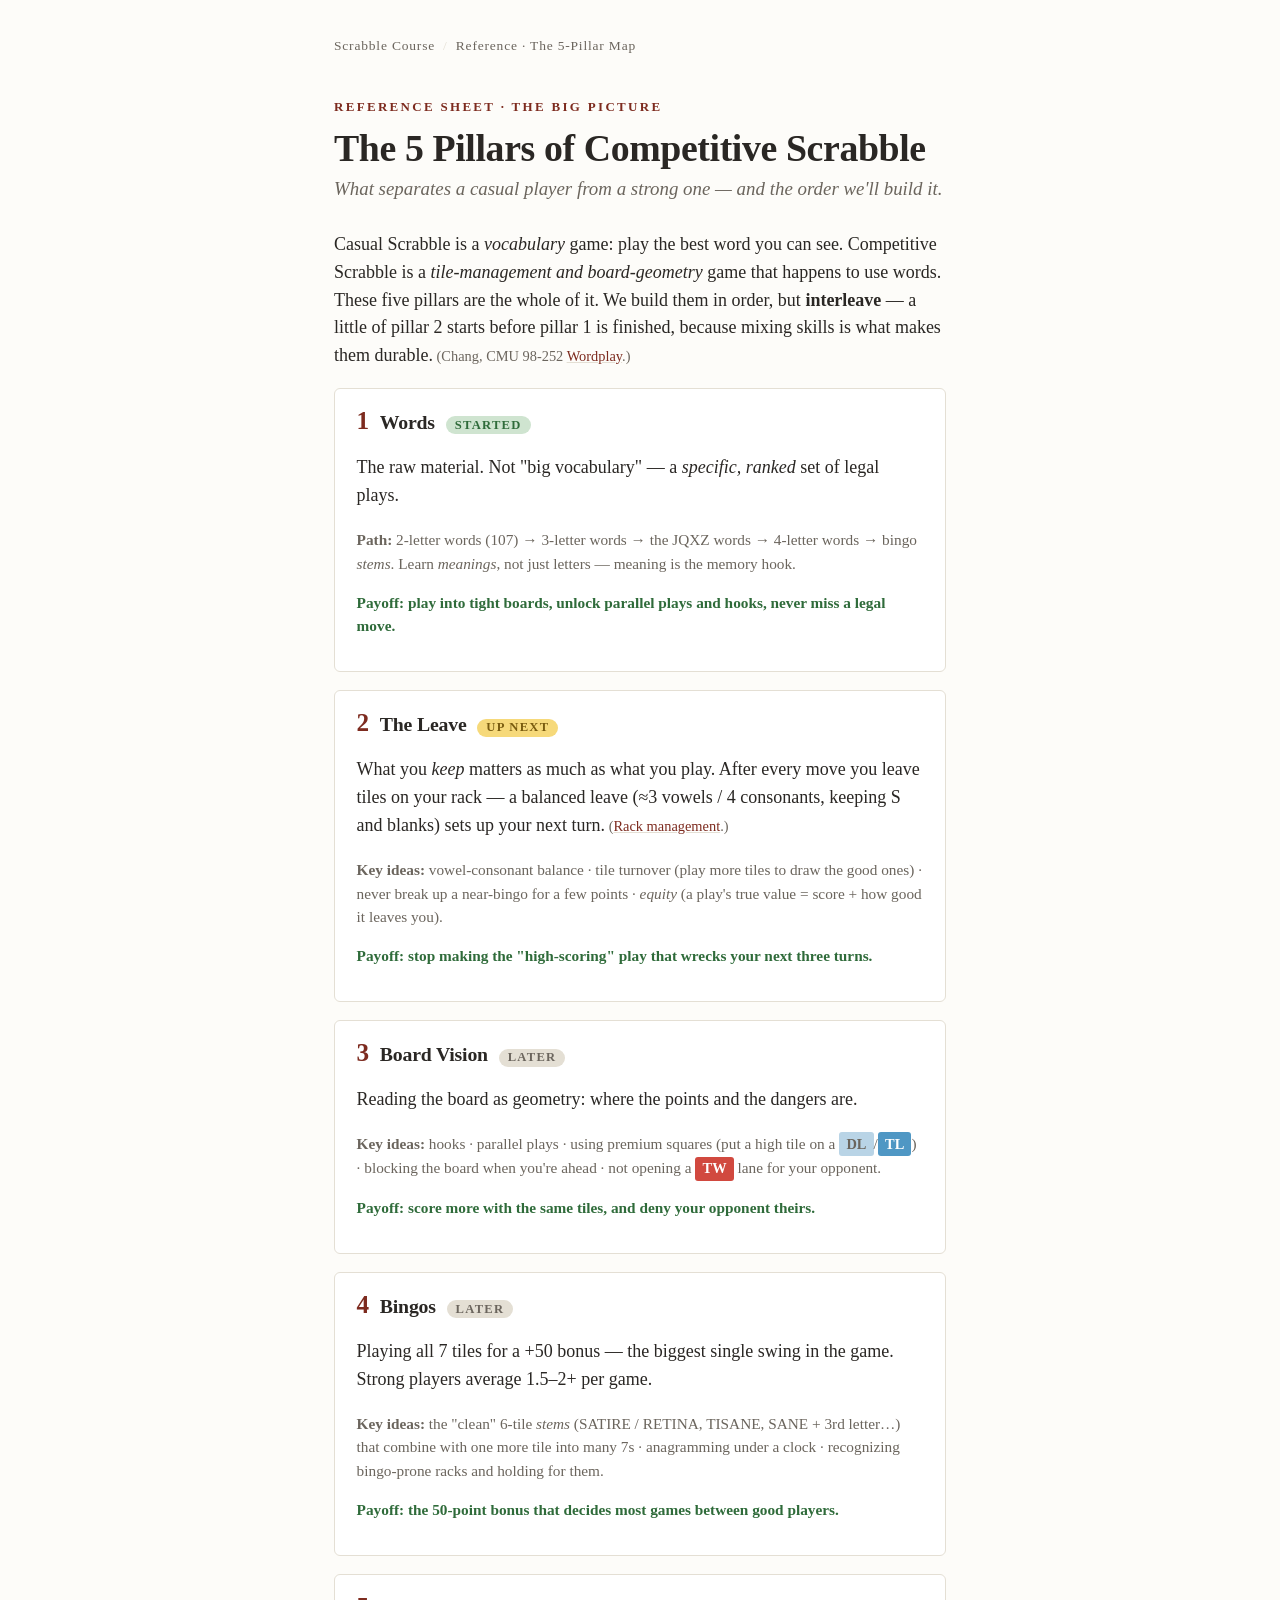
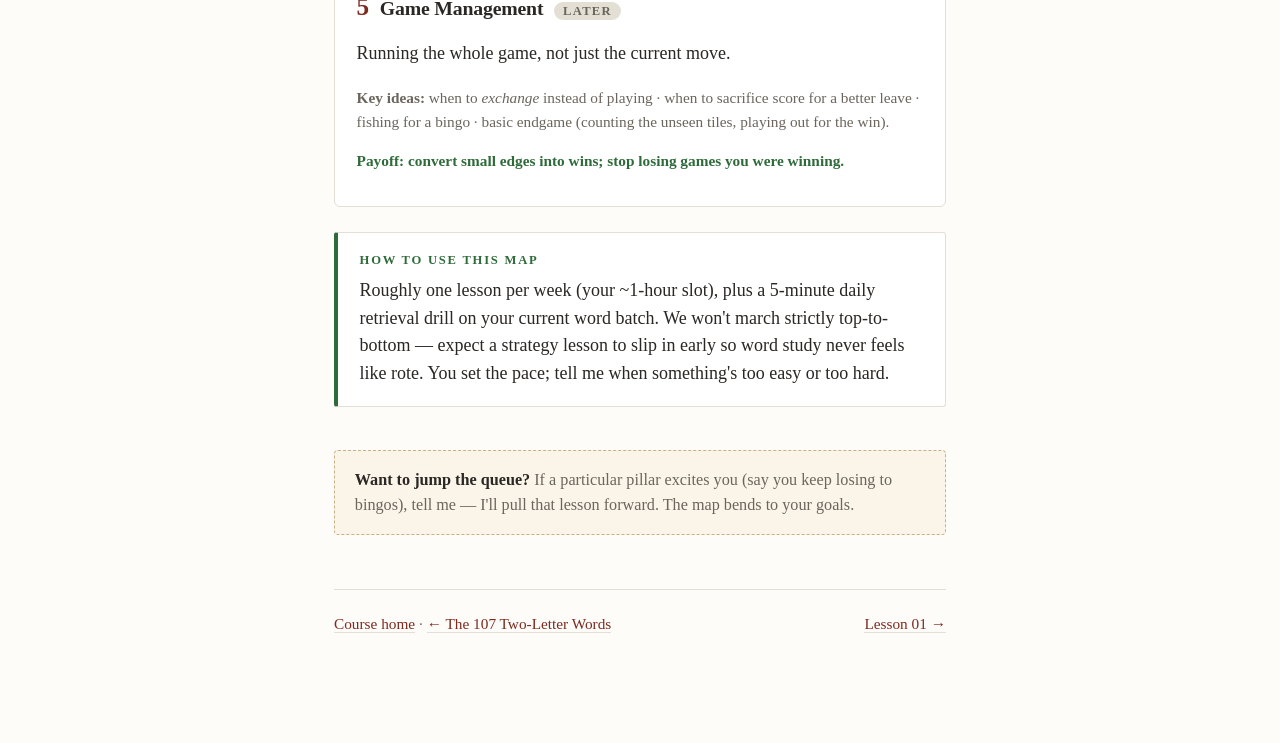
<file: reference/skill-roadmap.html>
<!DOCTYPE html>
<html lang="en">
<head>
<meta charset="utf-8">
<meta name="viewport" content="width=device-width, initial-scale=1">
<title>Reference · The 5 Pillars of Competitive Scrabble</title>
<link rel="stylesheet" href="../assets/course.css">
<style>
  .pillar { border:1px solid var(--rule); border-radius:6px; padding:1rem 1.2rem; margin:1rem 0; background:#fff; }
  .pillar h3 { margin-top:0; display:flex; align-items:baseline; gap:0.6rem; }
  .pnum { font-family:Georgia,serif; font-weight:700; color:var(--accent); font-size:1.4rem; }
  .pillar .gain { font-size:0.85rem; color:var(--good); font-weight:600; }
  .stage { font-size:0.85rem; color:var(--ink-soft); }
  .status { font-size:0.7rem; letter-spacing:0.1em; text-transform:uppercase; font-weight:700; padding:0.1rem 0.5rem; border-radius:10px; }
  .status.now { background:#cfe4d0; color:var(--good); }
  .status.next { background:#f6d97a; color:#7a5c10; }
  .status.later { background:var(--rule); color:var(--ink-soft); }
</style>
</head>
<body>

<nav class="topnav"><a href="../index.html">Scrabble Course</a><span class="sep">/</span><span class="here">Reference · The 5-Pillar Map</span></nav>

<p class="kicker">Reference Sheet · The Big Picture</p>
<h1>The 5 Pillars of Competitive Scrabble</h1>
<p class="subtitle">What separates a casual player from a strong one — and the order we'll build it.</p>

<p>Casual Scrabble is a <em>vocabulary</em> game: play the best word you can see. Competitive Scrabble is a <em>tile-management and board-geometry</em> game that happens to use words. These five pillars are the whole of it. We build them in order, but <strong>interleave</strong> — a little of pillar 2 starts before pillar 1 is finished, because mixing skills is what makes them durable.<span class="cite"> (Chang, CMU 98-252 <a href="https://jchang504.github.io/98-252/lecture_notes.pdf">Wordplay</a>.)</span></p>

<div class="pillar">
  <h3><span class="pnum">1</span> Words <span class="status now">Started</span></h3>
  <p>The raw material. Not "big vocabulary" — a <em>specific, ranked</em> set of legal plays.</p>
  <p class="stage"><strong>Path:</strong> 2-letter words (107) → 3-letter words → the JQXZ words → 4-letter words → bingo <em>stems</em>. Learn <em>meanings</em>, not just letters — meaning is the memory hook.</p>
  <p class="gain">Payoff: play into tight boards, unlock parallel plays and hooks, never miss a legal move.</p>
</div>

<div class="pillar">
  <h3><span class="pnum">2</span> The Leave <span class="status next">Up next</span></h3>
  <p>What you <em>keep</em> matters as much as what you play. After every move you leave tiles on your rack — a balanced leave (≈3 vowels / 4 consonants, keeping S and blanks) sets up your next turn.<span class="cite"> (<a href="https://www.scrabble.org.au/strategy/rackman.htm">Rack management</a>.)</span></p>
  <p class="stage"><strong>Key ideas:</strong> vowel-consonant balance · tile turnover (play more tiles to draw the good ones) · never break up a near-bingo for a few points · <em>equity</em> (a play's true value = score + how good it leaves you).</p>
  <p class="gain">Payoff: stop making the "high-scoring" play that wrecks your next three turns.</p>
</div>

<div class="pillar">
  <h3><span class="pnum">3</span> Board Vision <span class="status later">Later</span></h3>
  <p>Reading the board as geometry: where the points and the dangers are.</p>
  <p class="stage"><strong>Key ideas:</strong> hooks · parallel plays · using premium squares (put a high tile on a <span class="premium dl">DL</span>/<span class="premium tl">TL</span>) · blocking the board when you're ahead · not opening a <span class="premium tw">TW</span> lane for your opponent.</p>
  <p class="gain">Payoff: score more with the same tiles, and deny your opponent theirs.</p>
</div>

<div class="pillar">
  <h3><span class="pnum">4</span> Bingos <span class="status later">Later</span></h3>
  <p>Playing all 7 tiles for a +50 bonus — the biggest single swing in the game. Strong players average 1.5–2+ per game.</p>
  <p class="stage"><strong>Key ideas:</strong> the "clean" 6-tile <em>stems</em> (SATIRE / RETINA, TISANE, SANE + 3rd letter…) that combine with one more tile into many 7s · anagramming under a clock · recognizing bingo-prone racks and holding for them.</p>
  <p class="gain">Payoff: the 50-point bonus that decides most games between good players.</p>
</div>

<div class="pillar">
  <h3><span class="pnum">5</span> Game Management <span class="status later">Later</span></h3>
  <p>Running the whole game, not just the current move.</p>
  <p class="stage"><strong>Key ideas:</strong> when to <em>exchange</em> instead of playing · when to sacrifice score for a better leave · fishing for a bingo · basic endgame (counting the unseen tiles, playing out for the win).</p>
  <p class="gain">Payoff: convert small edges into wins; stop losing games you were winning.</p>
</div>

<div class="callout win">
  <span class="label">How to use this map</span>
  Roughly one lesson per week (your ~1-hour slot), plus a 5-minute daily retrieval drill on your current word batch. We won't march strictly top-to-bottom — expect a strategy lesson to slip in early so word study never feels like rote. You set the pace; tell me when something's too easy or too hard.
</div>

<div class="ask">
  <strong>Want to jump the queue?</strong> If a particular pillar excites you (say you keep losing to bingos), tell me — I'll pull that lesson forward. The map bends to your goals.
</div>

<div class="pagenav">
  <span><a href="../index.html">Course home</a> · <a href="two-letter-words.html">← The 107 Two-Letter Words</a></span>
  <span><a href="../lessons/0001-two-letter-words.html">Lesson 01 →</a></span>
</div>

</body>
</html>
</file>
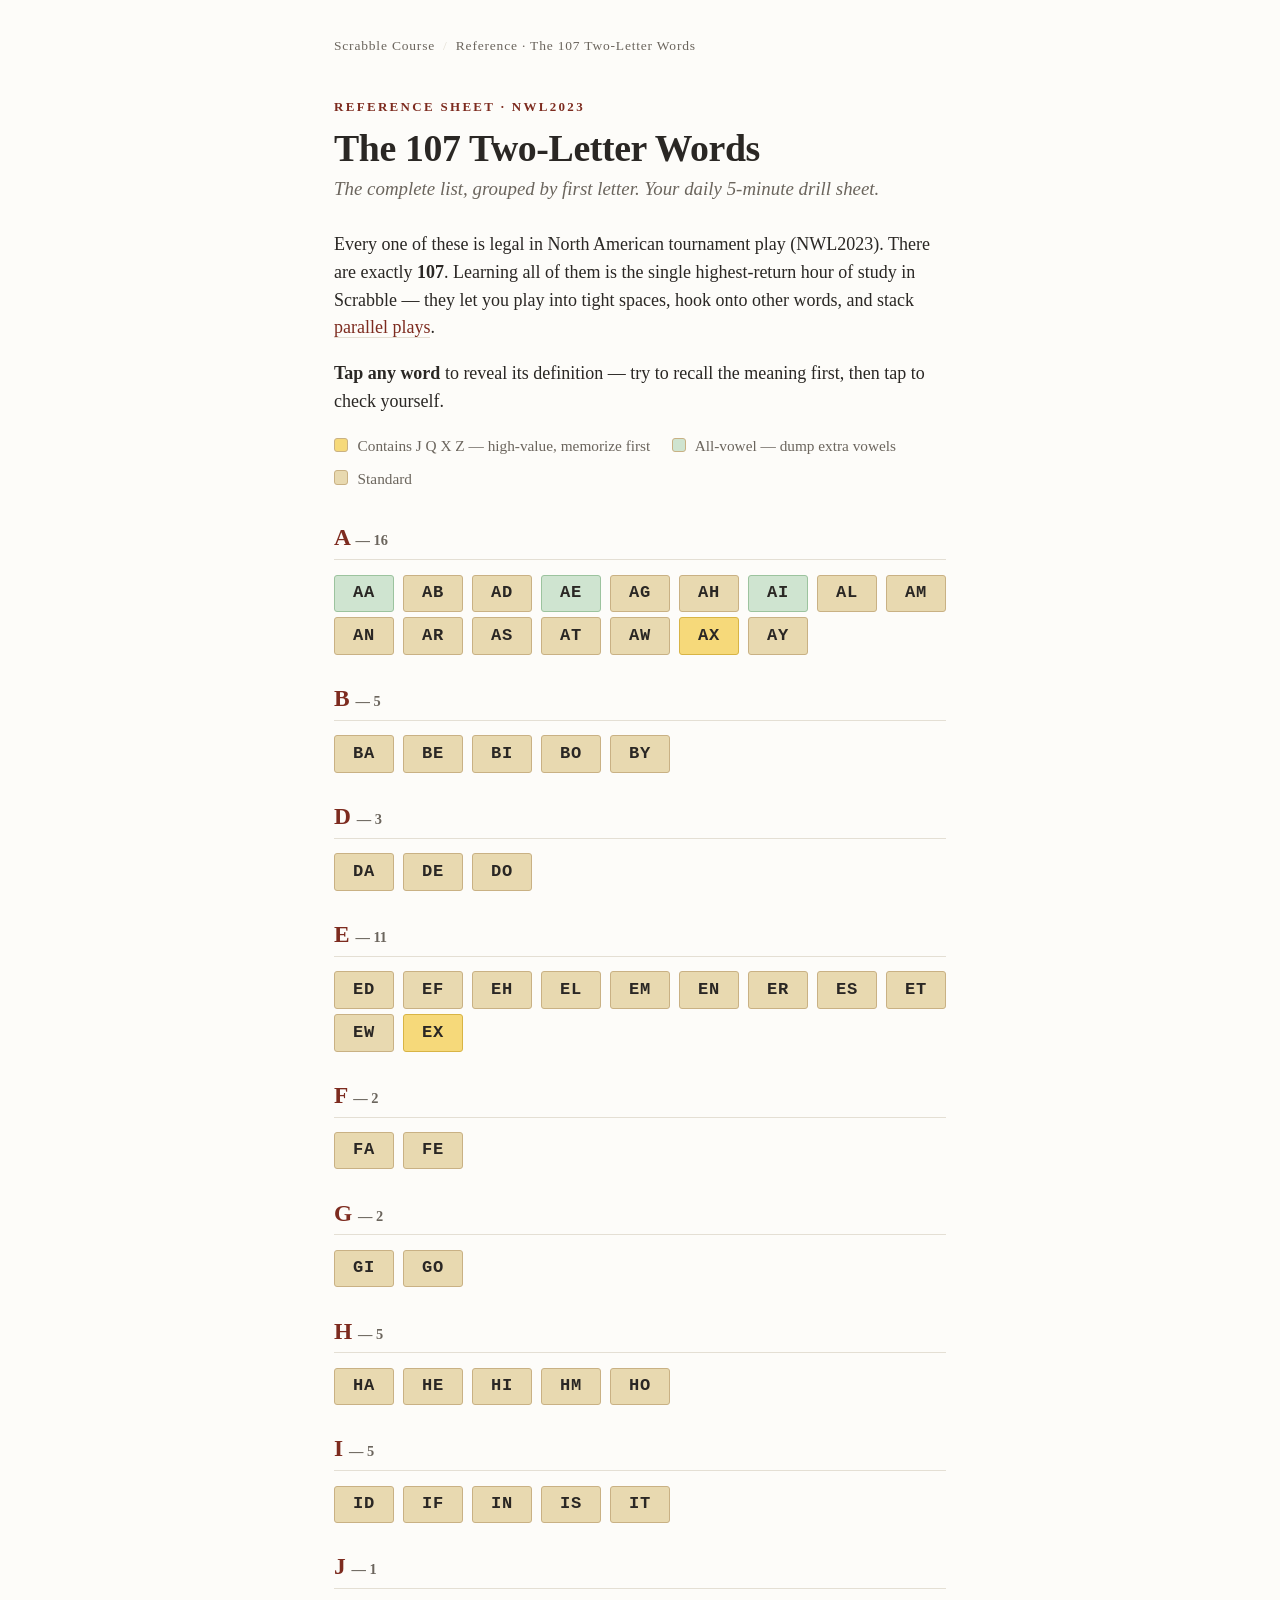
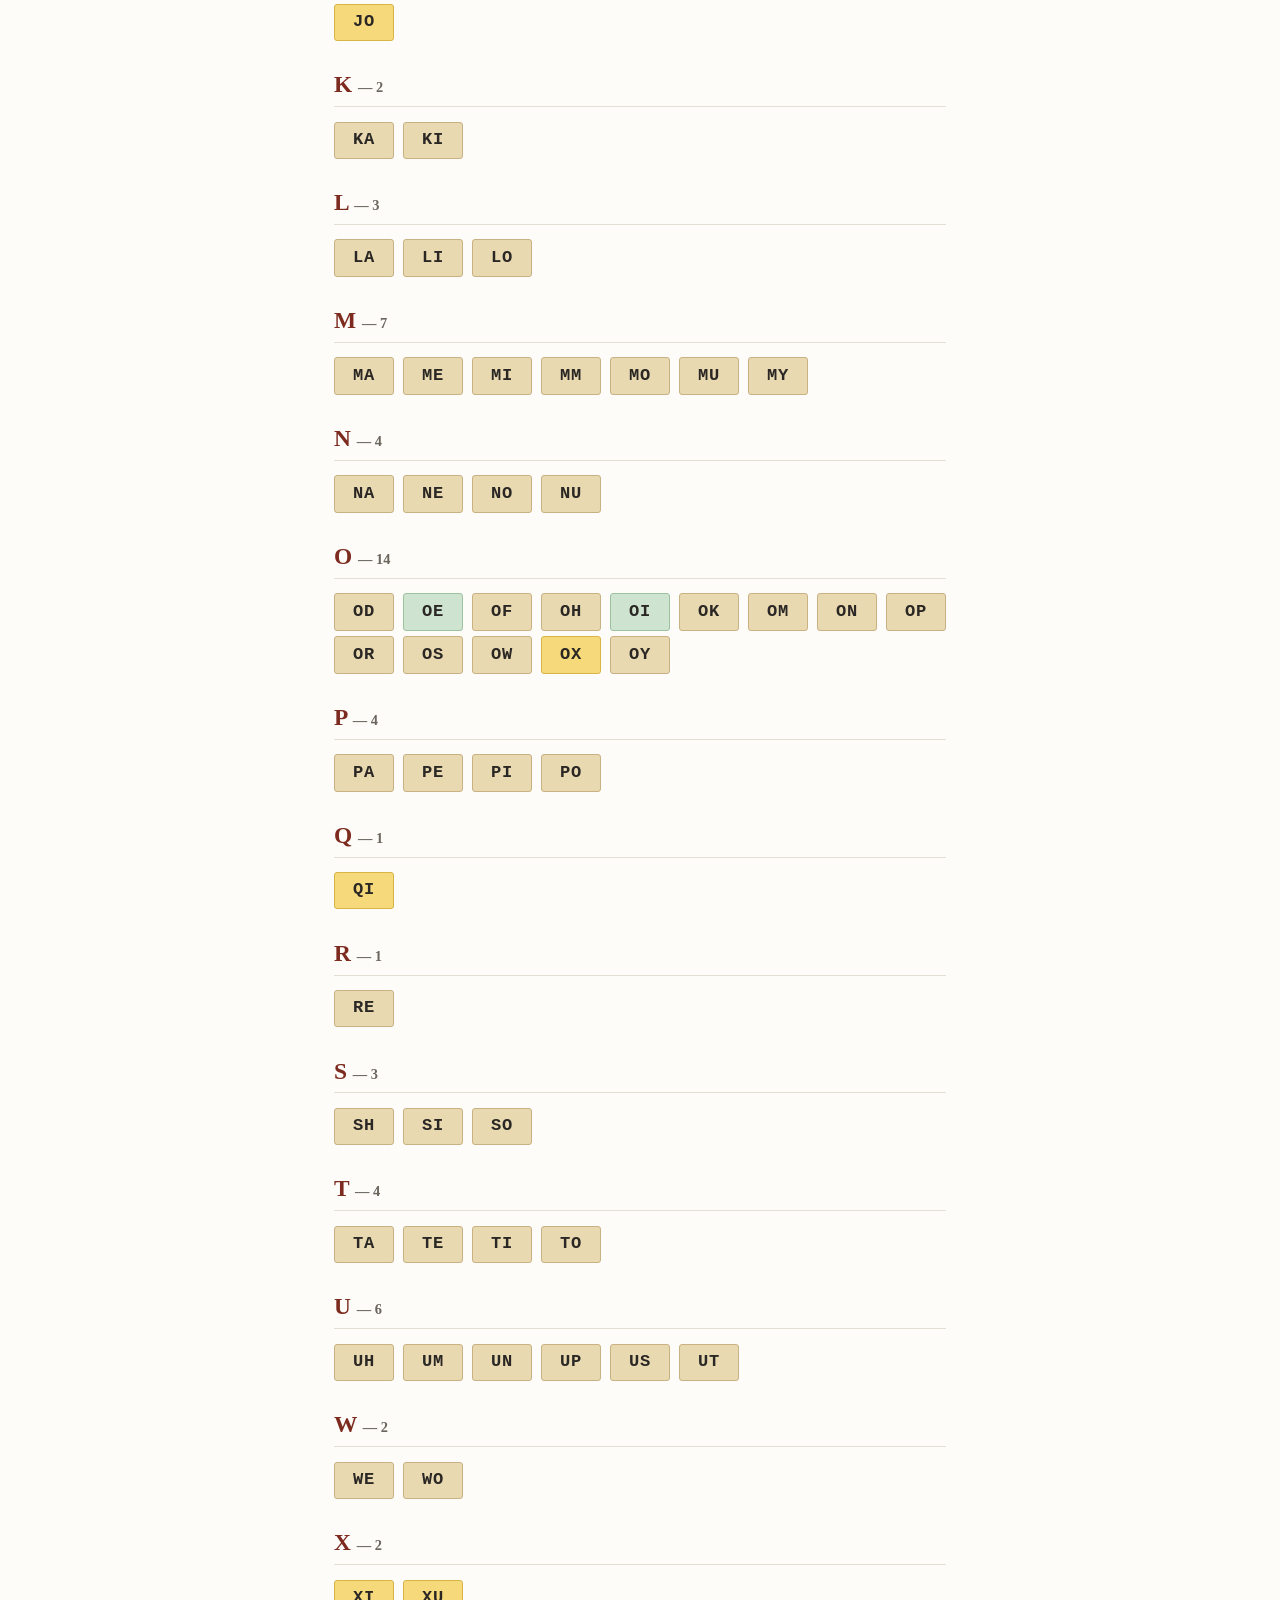
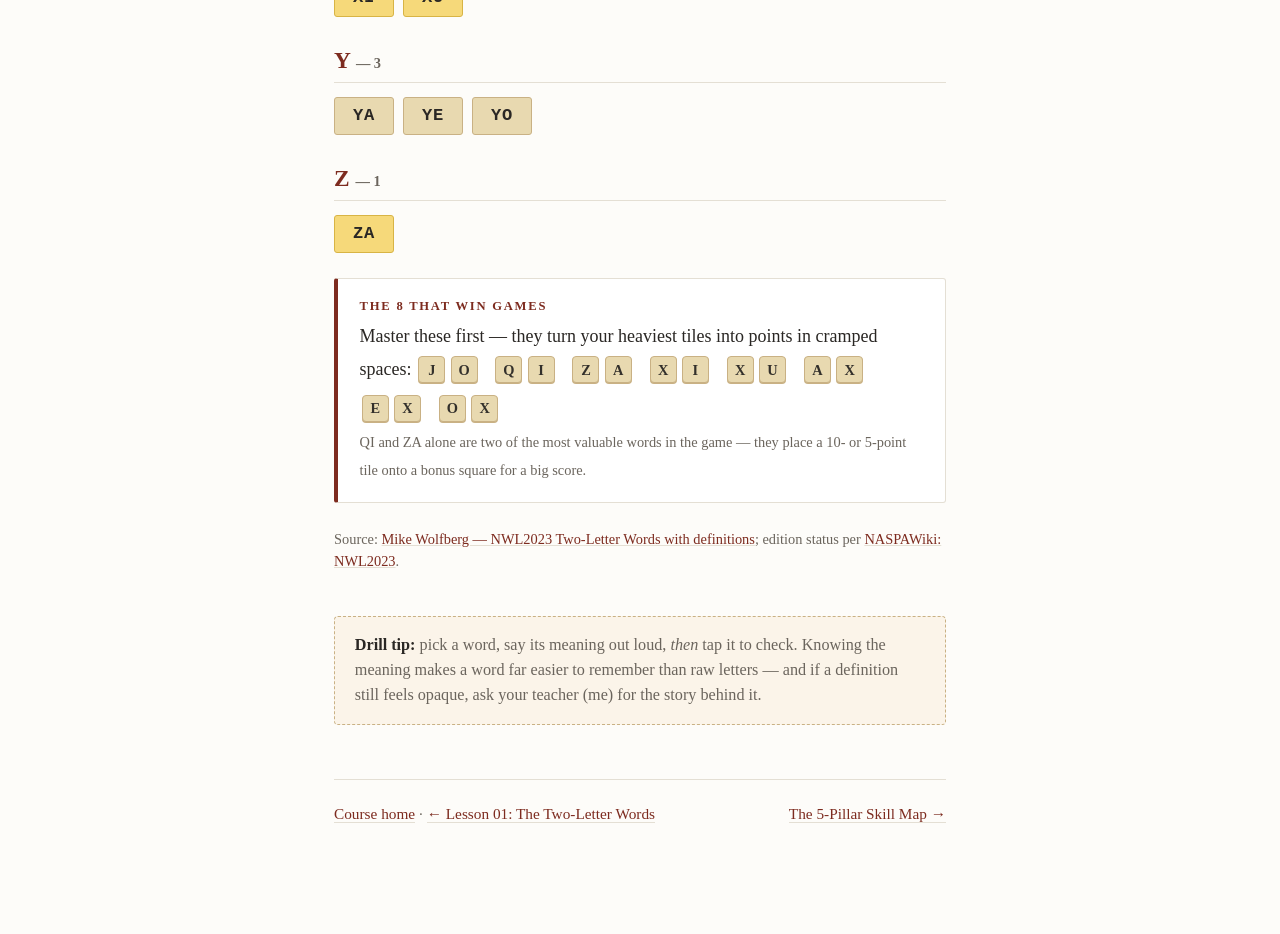
<file: reference/two-letter-words.html>
<!DOCTYPE html>
<html lang="en">
<head>
<meta charset="utf-8">
<meta name="viewport" content="width=device-width, initial-scale=1">
<title>Reference · The 107 Two-Letter Words (NWL2023)</title>
<link rel="stylesheet" href="../assets/course.css">
<style>
  .legend { display:flex; flex-wrap:wrap; gap:0.5rem 1.2rem; font-size:0.85rem; color:var(--ink-soft); margin:0.8rem 0 1.6rem;}
  .w.power { background:#f6d97a; border-color:#d8b445; }
  .w.vowel { background:#cfe4d0; border-color:#9cc39e; }
  .dot { display:inline-block; width:0.8rem; height:0.8rem; border-radius:3px; vertical-align:-1px; margin-right:0.3rem; border:1px solid var(--tile-edge);}
  .dot.power{background:#f6d97a;} .dot.vowel{background:#cfe4d0;} .dot.plain{background:var(--tile-bg);}
</style>
</head>
<body>

<nav class="topnav"><a href="../index.html">Scrabble Course</a><span class="sep">/</span><span class="here">Reference · The 107 Two-Letter Words</span></nav>

<p class="kicker">Reference Sheet · NWL2023</p>
<h1>The 107 Two-Letter Words</h1>
<p class="subtitle">The complete list, grouped by first letter. Your daily 5-minute drill sheet.</p>

<p>Every one of these is legal in North American tournament play (NWL2023). There are exactly <strong>107</strong>. Learning all of them is the single highest-return hour of study in Scrabble — they let you play into tight spaces, hook onto other words, and stack <a href="../lessons/0001-two-letter-words.html">parallel plays</a>.</p>

<p><strong>Tap any word</strong> to reveal its definition — try to recall the meaning first, then tap to check yourself.</p>

<div class="legend">
  <span><span class="dot power"></span> Contains J&nbsp;Q&nbsp;X&nbsp;Z — high-value, memorize first</span>
  <span><span class="dot vowel"></span> All-vowel — dump extra vowels</span>
  <span><span class="dot plain"></span> Standard</span>
</div>

<div class="grouphead">A <span class="cite">— 16</span></div>
<div class="wordgrid">
  <div class="w vowel" data-def="rough, cindery lava">AA</div>
  <div class="w" data-def="an abdominal muscle">AB</div>
  <div class="w" data-def="an advertisement">AD</div>
  <div class="w vowel" data-def="one (Scots)">AE</div>
  <div class="w" data-def="agriculture">AG</div>
  <div class="w" data-def="to exclaim in surprise">AH</div>
  <div class="w vowel" data-def="a three-toed sloth">AI</div>
  <div class="w" data-def="an East Indian tree">AL</div>
  <div class="w" data-def="a form of 'to be' (I am)">AM</div>
  <div class="w" data-def="the indefinite article">AN</div>
  <div class="w" data-def="the letter R">AR</div>
  <div class="w" data-def="to the same degree">AS</div>
  <div class="w" data-def="to respond to or challenge (someone) online">AT</div>
  <div class="w" data-def="expresses protest or sympathy">AW</div>
  <div class="w power" data-def="a cutting tool">AX</div>
  <div class="w" data-def="an affirmative vote">AY</div>
</div>

<div class="grouphead">B <span class="cite">— 5</span></div>
<div class="wordgrid">
  <div class="w" data-def="the eternal soul, in Egyptian mythology">BA</div>
  <div class="w" data-def="to have actuality; to exist">BE</div>
  <div class="w" data-def="a bisexual person">BI</div>
  <div class="w" data-def="a pal, a buddy">BO</div>
  <div class="w" data-def="a side issue">BY</div>
</div>

<div class="grouphead">D <span class="cite">— 3</span></div>
<div class="wordgrid">
  <div class="w" data-def="dad">DA</div>
  <div class="w" data-def="of; from (used in names)">DE</div>
  <div class="w" data-def="the first tone of the musical scale">DO</div>
</div>

<div class="grouphead">E <span class="cite">— 11</span></div>
<div class="wordgrid">
  <div class="w" data-def="education">ED</div>
  <div class="w" data-def="the letter F">EF</div>
  <div class="w" data-def="expresses doubt">EH</div>
  <div class="w" data-def="an elevated railroad">EL</div>
  <div class="w" data-def="the letter M">EM</div>
  <div class="w" data-def="the letter N">EN</div>
  <div class="w" data-def="expresses hesitation">ER</div>
  <div class="w" data-def="the letter S">ES</div>
  <div class="w" data-def="a past tense of eat">ET</div>
  <div class="w" data-def="expresses disgust">EW</div>
  <div class="w power" data-def="the letter X">EX</div>
</div>

<div class="grouphead">F <span class="cite">— 2</span></div>
<div class="wordgrid">
  <div class="w" data-def="the fourth tone of the musical scale">FA</div>
  <div class="w" data-def="a Hebrew letter">FE</div>
</div>

<div class="grouphead">G <span class="cite">— 2</span></div>
<div class="wordgrid">
  <div class="w" data-def="the white garment worn in martial arts">GI</div>
  <div class="w" data-def="a Japanese board game">GO</div>
</div>

<div class="grouphead">H <span class="cite">— 5</span></div>
<div class="wordgrid">
  <div class="w" data-def="a sound of surprise">HA</div>
  <div class="w" data-def="a male person">HE</div>
  <div class="w" data-def="used as a greeting">HI</div>
  <div class="w" data-def="expresses thoughtful consideration">HM</div>
  <div class="w" data-def="used to express surprise (land ho!)">HO</div>
</div>

<div class="grouphead">I <span class="cite">— 5</span></div>
<div class="wordgrid">
  <div class="w" data-def="a part of the psyche">ID</div>
  <div class="w" data-def="a possibility or condition">IF</div>
  <div class="w" data-def="to harvest (in the crops)">IN</div>
  <div class="w" data-def="a form of 'to be' (she is)">IS</div>
  <div class="w" data-def="the neuter pronoun">IT</div>
</div>

<div class="grouphead">J <span class="cite">— 1</span></div>
<div class="wordgrid">
  <div class="w power" data-def="a sweetheart (Scots)">JO</div>
</div>

<div class="grouphead">K <span class="cite">— 2</span></div>
<div class="wordgrid">
  <div class="w" data-def="the spiritual self, in Egyptian mythology">KA</div>
  <div class="w" data-def="qi — the vital life force (variant spelling)">KI</div>
</div>

<div class="grouphead">L <span class="cite">— 3</span></div>
<div class="wordgrid">
  <div class="w" data-def="the sixth tone of the musical scale">LA</div>
  <div class="w" data-def="a Chinese unit of distance">LI</div>
  <div class="w" data-def="expresses surprise (lo and behold)">LO</div>
</div>

<div class="grouphead">M <span class="cite">— 7</span></div>
<div class="wordgrid">
  <div class="w" data-def="mother">MA</div>
  <div class="w" data-def="the personal pronoun (give it to me)">ME</div>
  <div class="w" data-def="the third tone of the musical scale">MI</div>
  <div class="w" data-def="expresses assent or satisfaction">MM</div>
  <div class="w" data-def="a moment">MO</div>
  <div class="w" data-def="a Greek letter">MU</div>
  <div class="w" data-def="the possessive pronoun">MY</div>
</div>

<div class="grouphead">N <span class="cite">— 4</span></div>
<div class="wordgrid">
  <div class="w" data-def="no; not">NA</div>
  <div class="w" data-def="born with the name of">NE</div>
  <div class="w" data-def="a negative reply">NO</div>
  <div class="w" data-def="a Greek letter">NU</div>
</div>

<div class="grouphead">O <span class="cite">— 14</span></div>
<div class="wordgrid">
  <div class="w" data-def="a hypothetical force of nature">OD</div>
  <div class="w vowel" data-def="a whirlwind off the Faeroe Islands">OE</div>
  <div class="w" data-def="coming from; belonging to">OF</div>
  <div class="w" data-def="to exclaim in surprise">OH</div>
  <div class="w vowel" data-def="oy — expresses dismay (variant spelling)">OI</div>
  <div class="w" data-def="all right; to approve">OK</div>
  <div class="w" data-def="a mantra used in meditation">OM</div>
  <div class="w" data-def="the batsman's side of the wicket, in cricket">ON</div>
  <div class="w" data-def="a style of abstract art">OP</div>
  <div class="w" data-def="the heraldic color gold">OR</div>
  <div class="w" data-def="a bone, an esker, or an orifice">OS</div>
  <div class="w" data-def="expresses pain">OW</div>
  <div class="w power" data-def="a clumsy person; a bovine animal">OX</div>
  <div class="w" data-def="expresses dismay">OY</div>
</div>

<div class="grouphead">P <span class="cite">— 4</span></div>
<div class="wordgrid">
  <div class="w" data-def="father">PA</div>
  <div class="w" data-def="a Hebrew letter">PE</div>
  <div class="w" data-def="a Greek letter">PI</div>
  <div class="w" data-def="a chamber pot">PO</div>
</div>

<div class="grouphead">Q <span class="cite">— 1</span></div>
<div class="wordgrid">
  <div class="w power" data-def="the vital life force, in Chinese philosophy">QI</div>
</div>

<div class="grouphead">R <span class="cite">— 1</span></div>
<div class="wordgrid">
  <div class="w" data-def="the second tone of the musical scale">RE</div>
</div>

<div class="grouphead">S <span class="cite">— 3</span></div>
<div class="wordgrid">
  <div class="w" data-def="urges silence">SH</div>
  <div class="w" data-def="ti — the seventh tone of the scale (variant spelling)">SI</div>
  <div class="w" data-def="sol — the fifth tone of the scale">SO</div>
</div>

<div class="grouphead">T <span class="cite">— 4</span></div>
<div class="wordgrid">
  <div class="w" data-def="an expression of gratitude">TA</div>
  <div class="w" data-def="ti — the seventh tone of the scale (variant spelling)">TE</div>
  <div class="w" data-def="the seventh tone of the musical scale">TI</div>
  <div class="w" data-def="in the direction of">TO</div>
</div>

<div class="grouphead">U <span class="cite">— 6</span></div>
<div class="wordgrid">
  <div class="w" data-def="expresses hesitation">UH</div>
  <div class="w" data-def="indicates hesitation">UM</div>
  <div class="w" data-def="one (dialect)">UN</div>
  <div class="w" data-def="to raise; to increase">UP</div>
  <div class="w" data-def="the personal pronoun (they saw us)">US</div>
  <div class="w" data-def="the musical tone now called DO">UT</div>
</div>

<div class="grouphead">W <span class="cite">— 2</span></div>
<div class="wordgrid">
  <div class="w" data-def="the personal pronoun (you and I)">WE</div>
  <div class="w" data-def="woe">WO</div>
</div>

<div class="grouphead">X <span class="cite">— 2</span></div>
<div class="wordgrid">
  <div class="w power" data-def="a Greek letter">XI</div>
  <div class="w power" data-def="a monetary unit of Vietnam">XU</div>
</div>

<div class="grouphead">Y <span class="cite">— 3</span></div>
<div class="wordgrid">
  <div class="w" data-def="you">YA</div>
  <div class="w" data-def="you (archaic)">YE</div>
  <div class="w" data-def="used to call attention">YO</div>
</div>

<div class="grouphead">Z <span class="cite">— 1</span></div>
<div class="wordgrid">
  <div class="w power" data-def="a pizza">ZA</div>
</div>

<div class="callout">
  <span class="label">The 8 that win games</span>
  Master these first — they turn your heaviest tiles into points in cramped spaces:
  <span class="word"><span class="tile">J</span><span class="tile">O</span></span>
  <span class="word"><span class="tile">Q</span><span class="tile">I</span></span>
  <span class="word"><span class="tile">Z</span><span class="tile">A</span></span>
  <span class="word"><span class="tile">X</span><span class="tile">I</span></span>
  <span class="word"><span class="tile">X</span><span class="tile">U</span></span>
  <span class="word"><span class="tile">A</span><span class="tile">X</span></span>
  <span class="word"><span class="tile">E</span><span class="tile">X</span></span>
  <span class="word"><span class="tile">O</span><span class="tile">X</span></span>
  <br><span class="cite">QI and ZA alone are two of the most valuable words in the game — they place a 10- or 5-point tile onto a bonus square for a big score.</span>
</div>

<p class="cite">Source: <a href="https://wolfberg.net/scrabble/wordlists/NWL2023/twos/">Mike Wolfberg — NWL2023 Two-Letter Words with definitions</a>; edition status per <a href="https://scrabbleplayers.org/w/NWL2023">NASPAWiki: NWL2023</a>.</p>

<div class="ask">
  <strong>Drill tip:</strong> pick a word, say its meaning out loud, <em>then</em> tap it to check.
  Knowing the meaning makes a word far easier to remember than raw letters — and if a definition
  still feels opaque, ask your teacher (me) for the story behind it.
</div>

<div class="pagenav">
  <span><a href="../index.html">Course home</a> · <a href="../lessons/0001-two-letter-words.html">← Lesson 01: The Two-Letter Words</a></span>
  <span><a href="skill-roadmap.html">The 5-Pillar Skill Map →</a></span>
</div>

<script src="../assets/defs.js"></script>
</body>
</html>
</file>
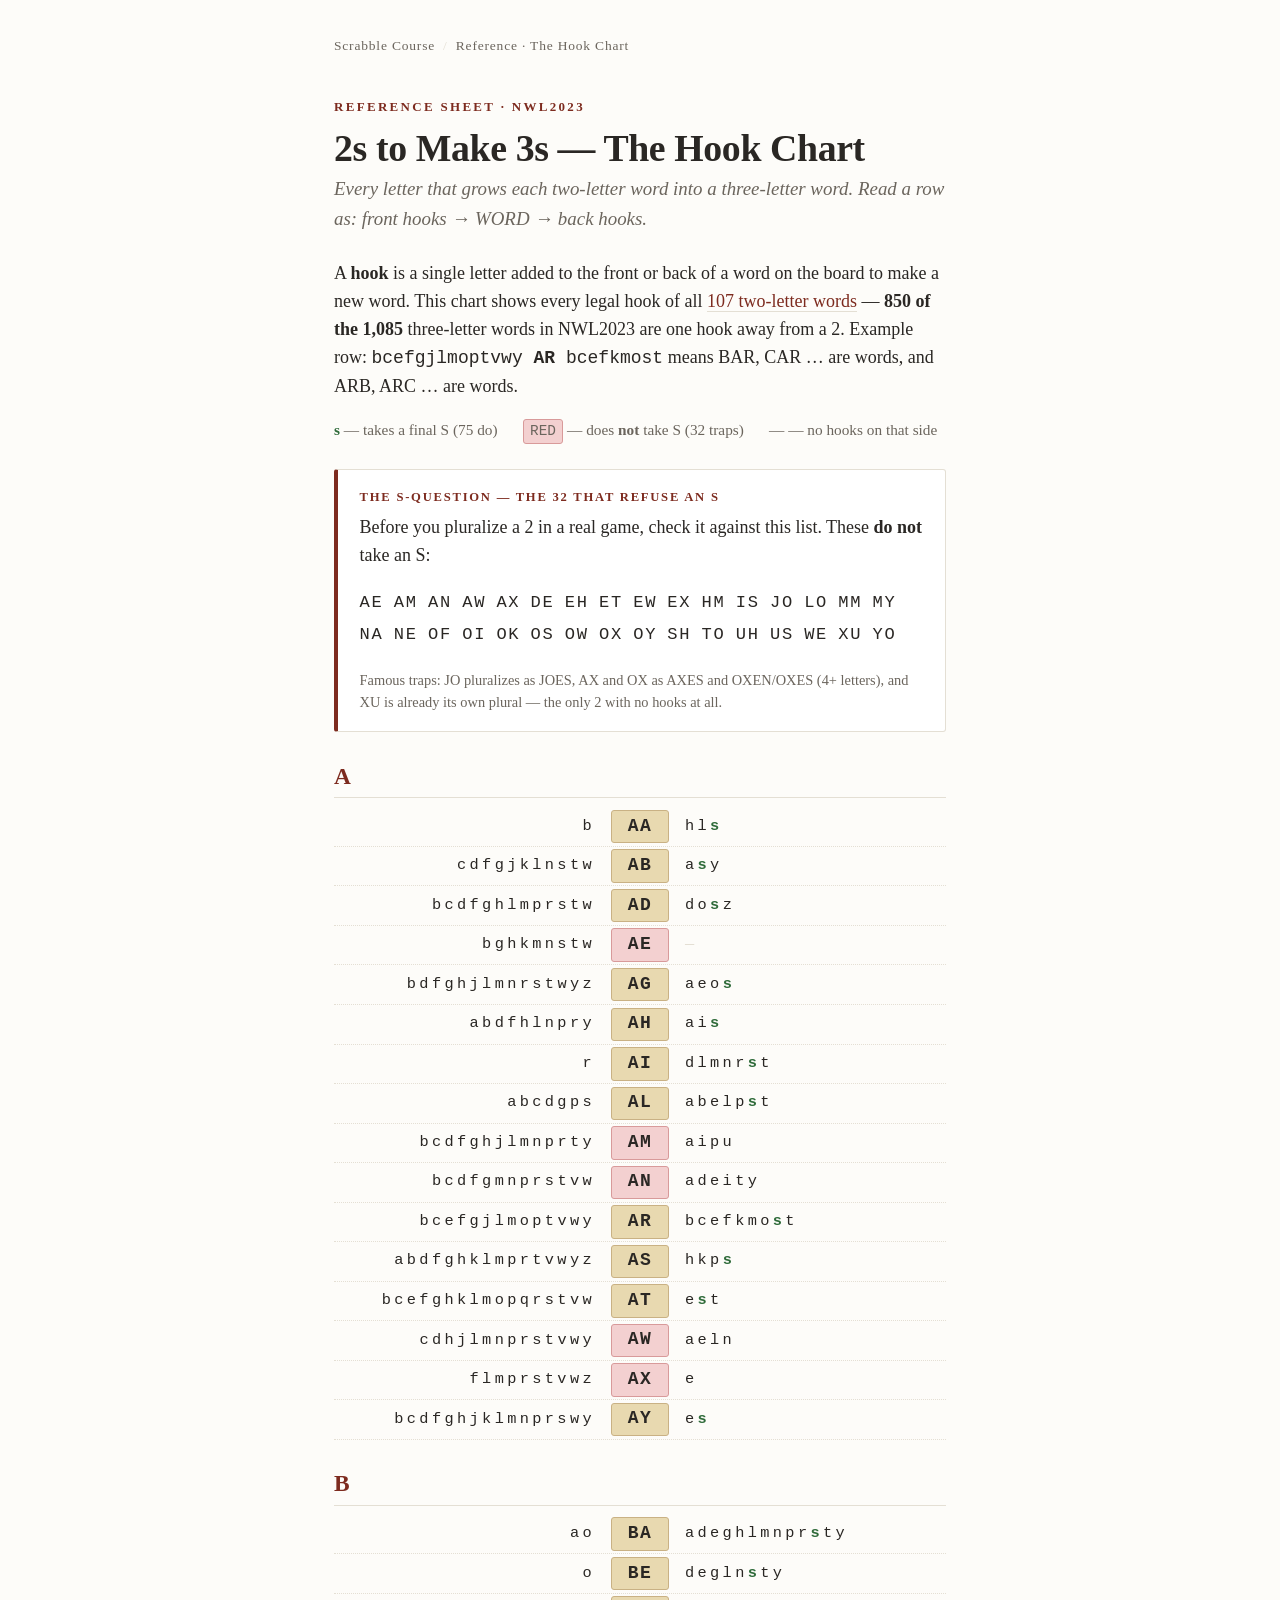
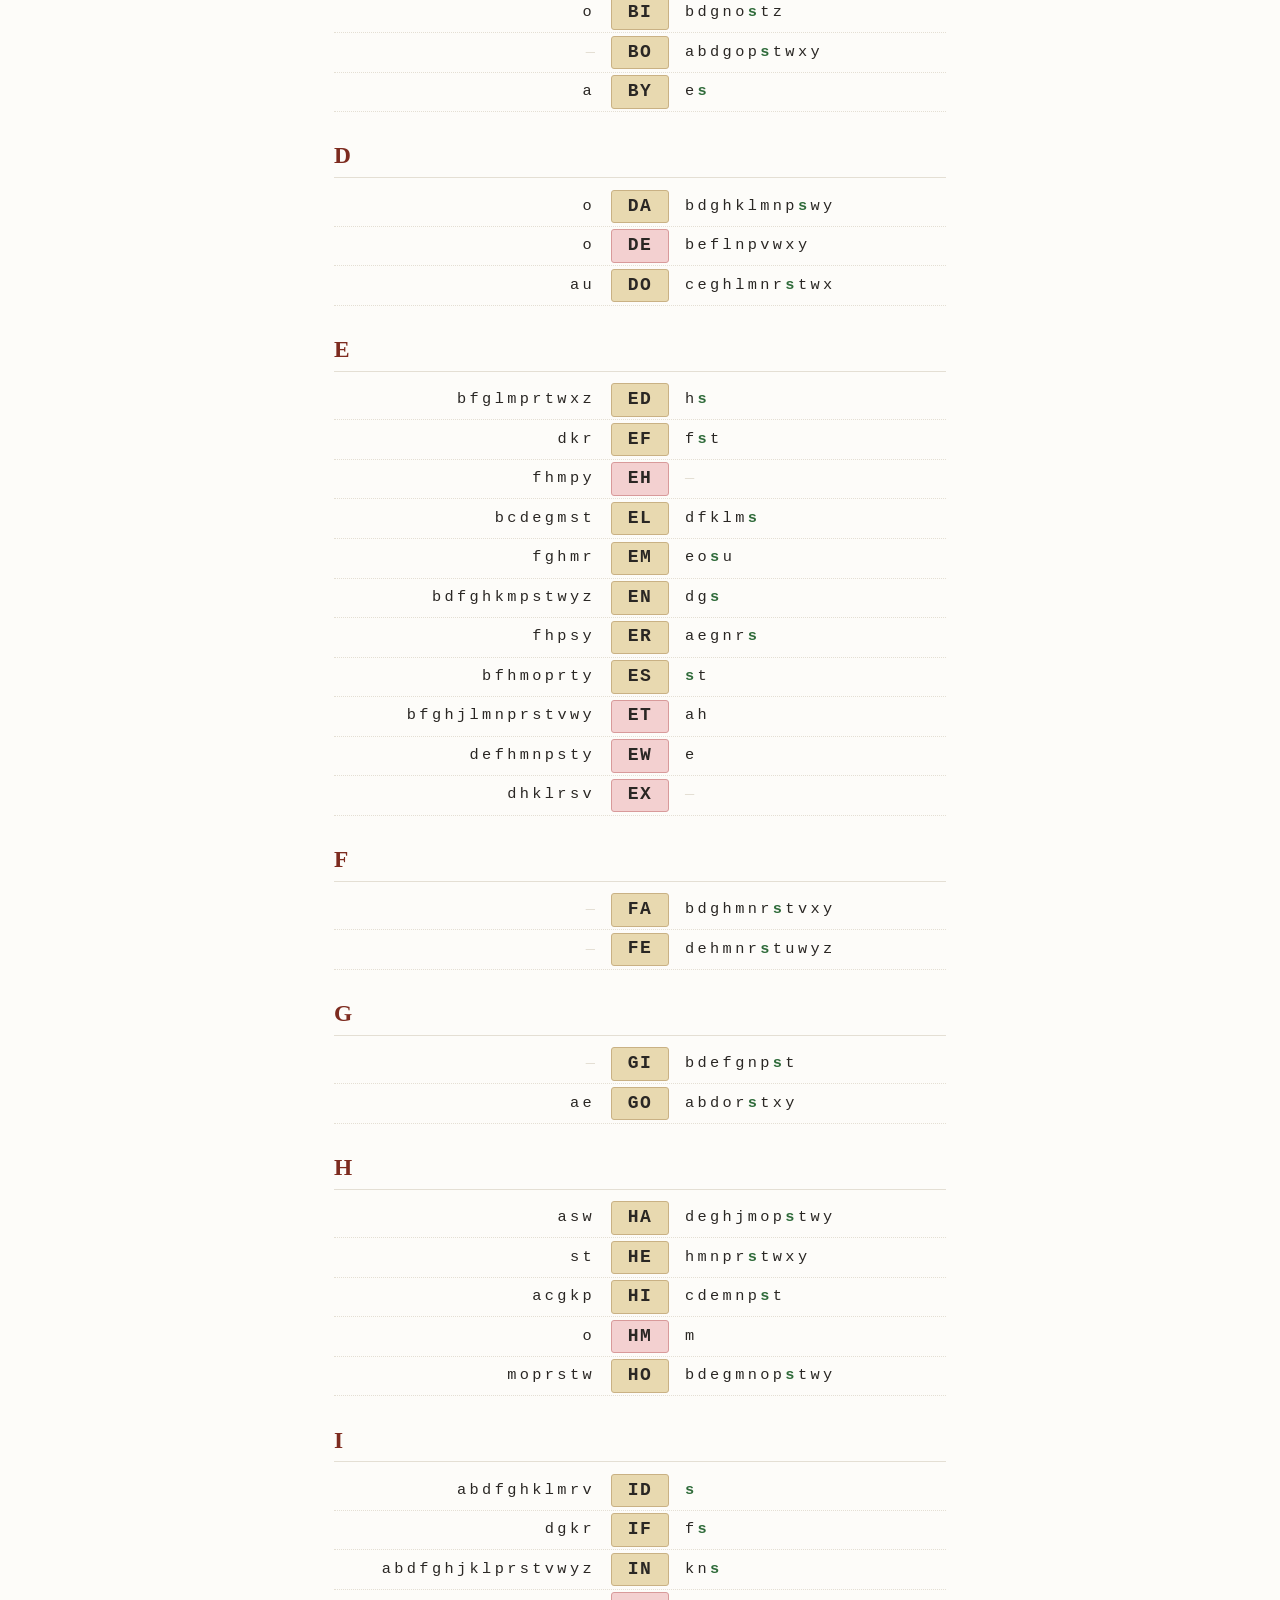
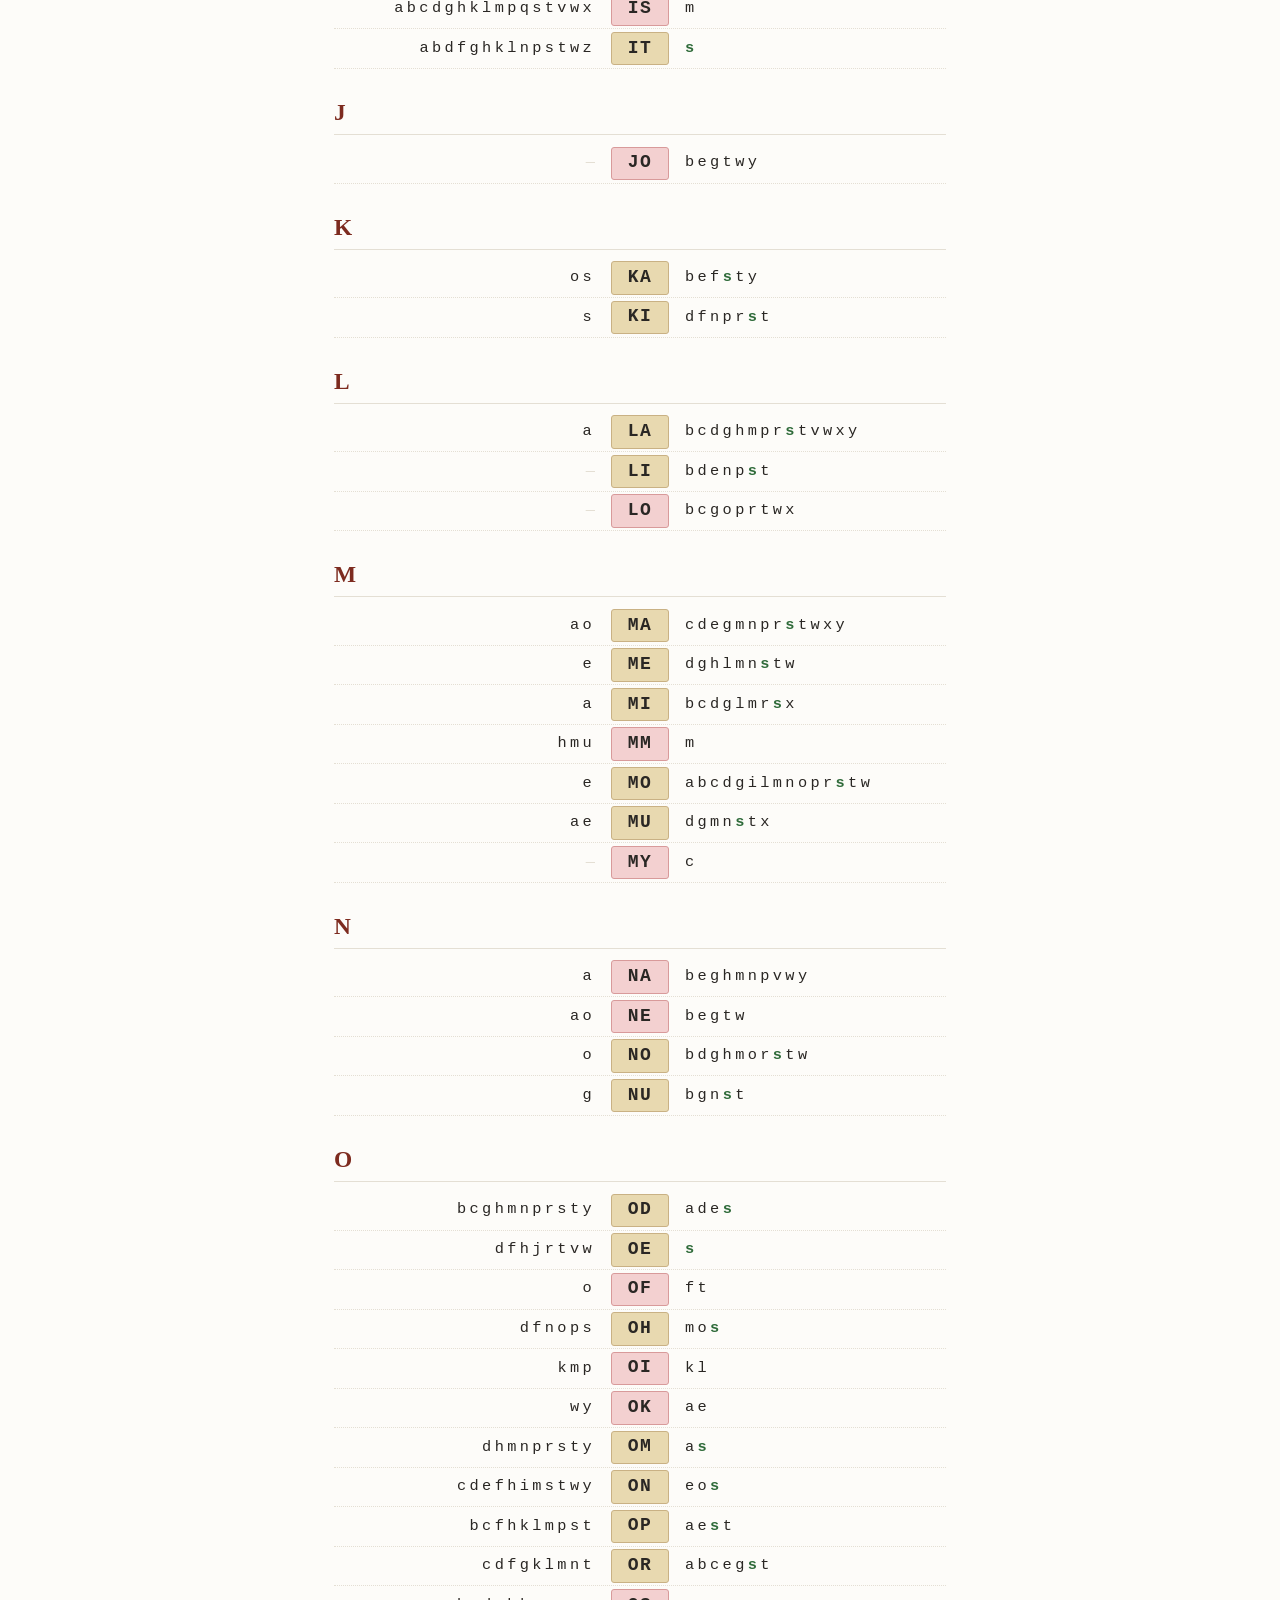
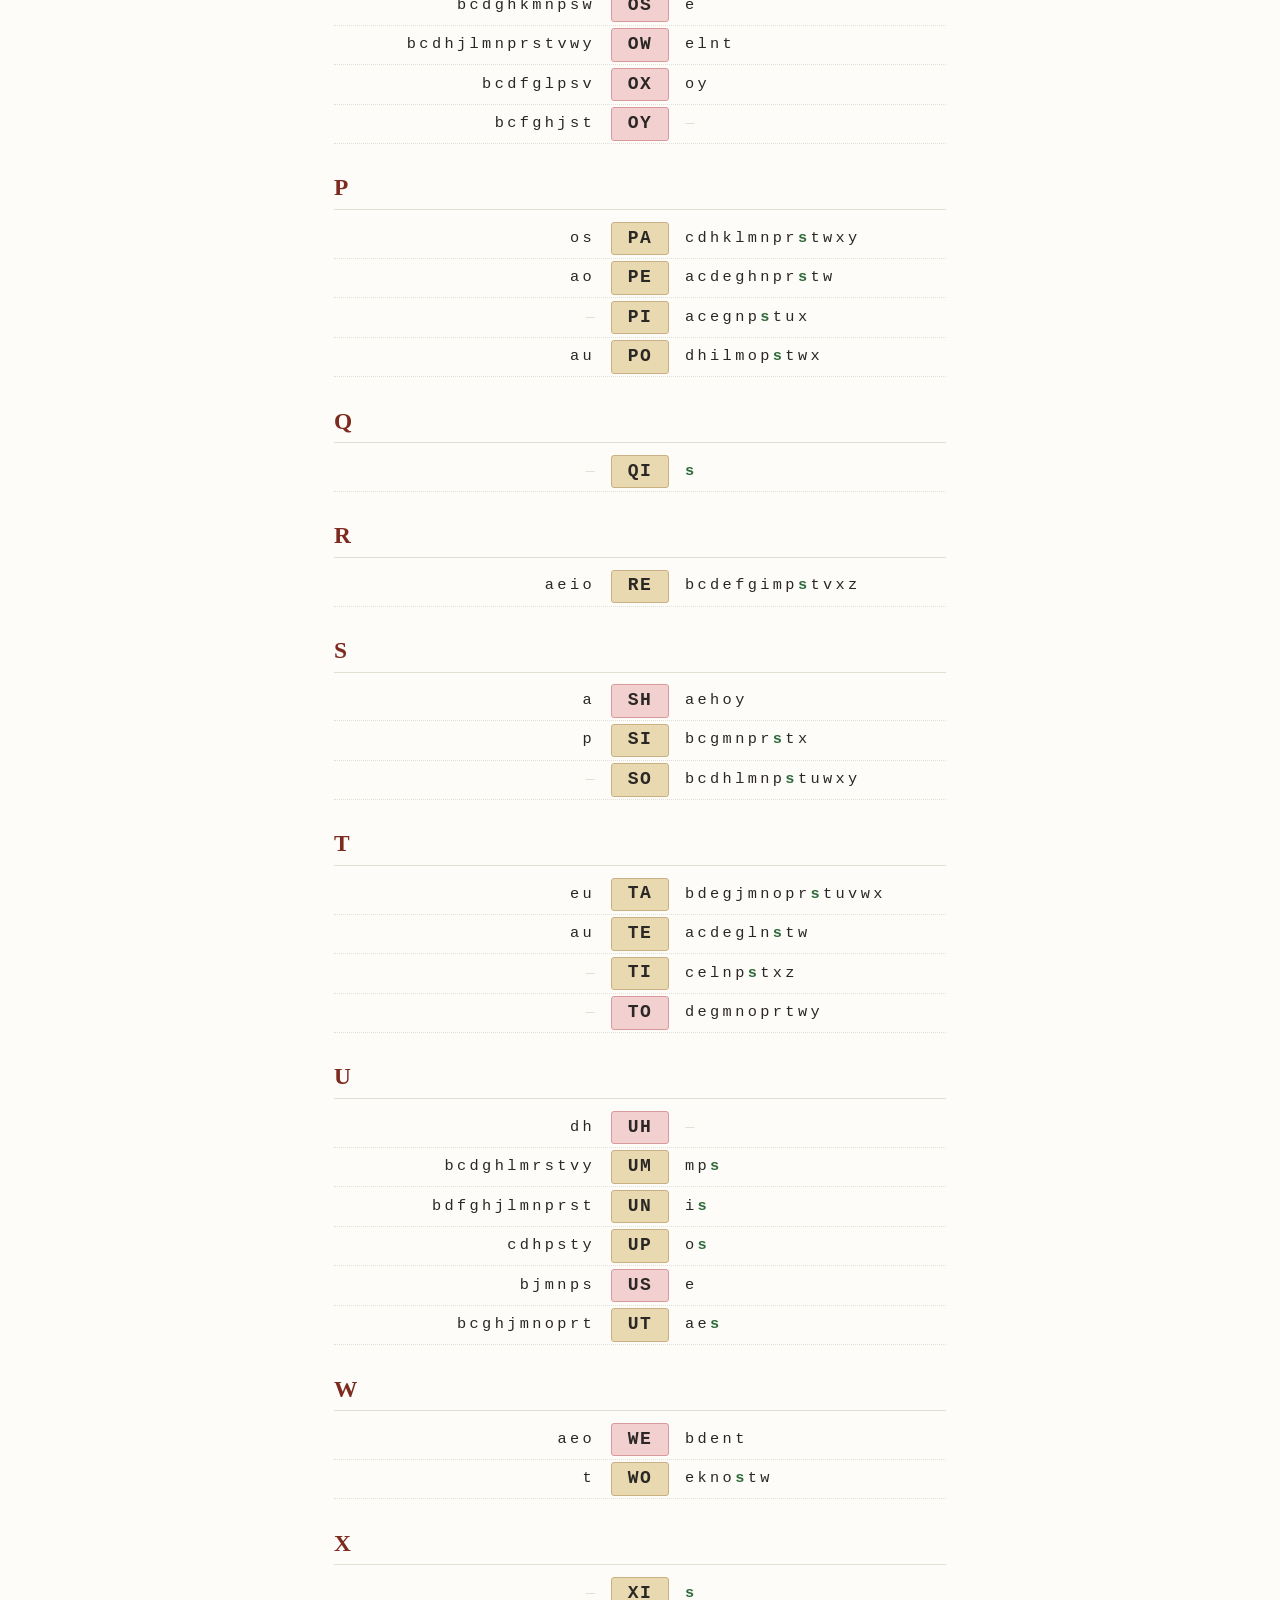
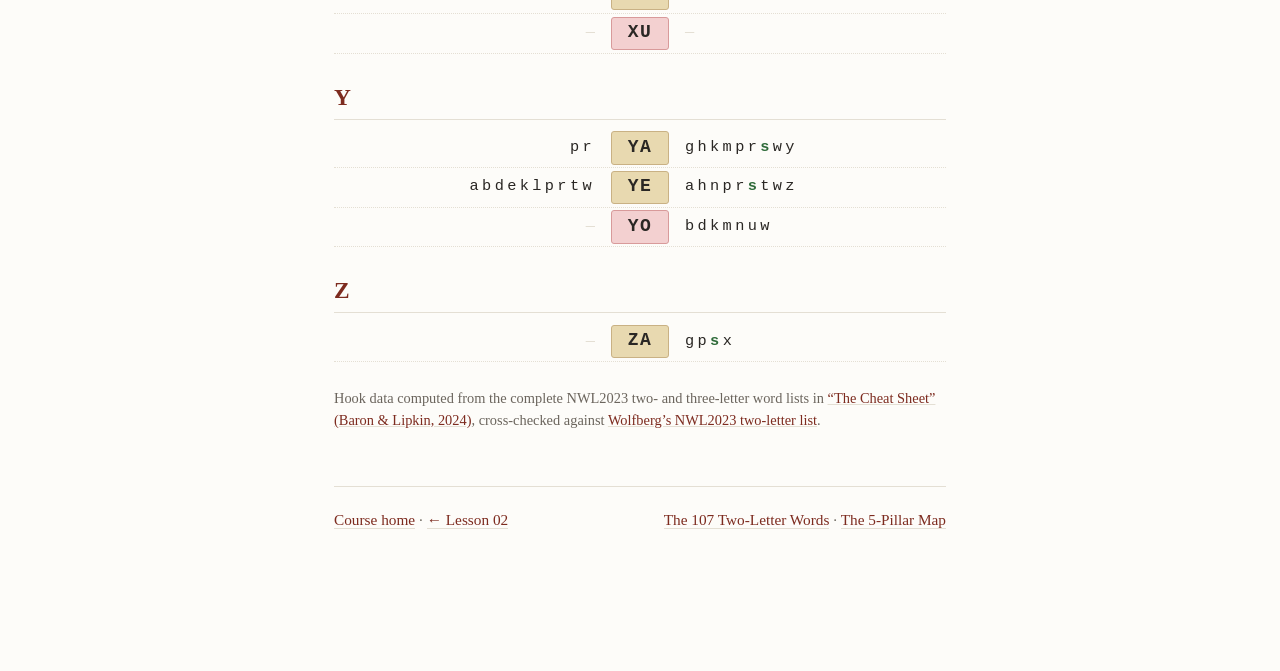
<file: reference/two-to-make-three.html>
<!DOCTYPE html>
<html lang="en">
<head>
<meta charset="utf-8">
<meta name="viewport" content="width=device-width, initial-scale=1">
<title>Reference · 2s to Make 3s — The Hook Chart (NWL2023)</title>
<link rel="stylesheet" href="../assets/course.css">
<style>
  .hooktable { margin: 0.5rem 0 1.4rem; }
  .hookrow {
    display: grid; grid-template-columns: 1fr 3.2rem 1fr;
    align-items: center; gap: 0.9rem;
    padding: 0.14rem 0.3rem; border-bottom: 1px dotted var(--rule);
  }
  .hookrow .hw {
    font-family: "SF Mono", "Menlo", monospace; font-weight: 700; font-size: 1rem;
    text-align: center; letter-spacing: 0.08em;
    background: var(--tile-bg); border: 1px solid var(--tile-edge); border-radius: 3px;
    padding: 0.1rem 0;
  }
  .hookrow .fh, .hookrow .bh {
    font-family: "SF Mono", "Menlo", monospace; font-size: 0.85rem;
    letter-spacing: 0.22em; color: var(--ink);
  }
  .hookrow .fh { text-align: right; }
  .hookrow .none { color: var(--rule); letter-spacing: 0; }
  .hookrow .bh .s { color: var(--good); font-weight: 800; }
  .hookrow.nos .hw { background: #f3d0d0; border-color: #d89a9a; }
  .legend { display: flex; flex-wrap: wrap; gap: 0.5rem 1.4rem; font-size: 0.85rem;
    color: var(--ink-soft); margin: 0.8rem 0 1.4rem; }
  .legend .chip { display:inline-block; padding:0 0.35rem; border-radius:3px;
    border:1px solid var(--tile-edge); background: var(--tile-bg);
    font-family:"SF Mono","Menlo",monospace; font-size:0.8rem; }
  .legend .chip.nos { background:#f3d0d0; border-color:#d89a9a; }
  .noslist { font-family: "SF Mono", "Menlo", monospace; font-size: 0.95rem;
    letter-spacing: 0.1em; line-height: 1.9; }
  @media print { .hookrow { break-inside: avoid; } }
</style>
</head>
<body>

<nav class="topnav"><a href="../index.html">Scrabble Course</a><span class="sep">/</span><span class="here">Reference · The Hook Chart</span></nav>

<p class="kicker">Reference Sheet · NWL2023</p>
<h1>2s to Make 3s — The Hook Chart</h1>
<p class="subtitle">Every letter that grows each two-letter word into a three-letter word. Read a row as: <em>front hooks &rarr; WORD &rarr; back hooks</em>.</p>

<p>A <strong>hook</strong> is a single letter added to the front or back of a word on the board to make a new word. This chart shows every legal hook of all <a href="two-letter-words.html">107 two-letter words</a> &mdash; <strong>850 of the 1,085</strong> three-letter words in NWL2023 are one hook away from a 2. Example row: <span class="chip" style="font-family:inherit"><code>bcefgjlmoptvwy&nbsp;<strong>AR</strong>&nbsp;bcefkmost</code></span> means B&#8203;AR, C&#8203;AR &hellip; are words, and AR&#8203;B, AR&#8203;C &hellip; are words.</p>

<div class="legend">
  <span><b class="s" style="color:var(--good)">s</b> &mdash; takes a final S (75 do)</span>
  <span><span class="chip nos">RED</span> &mdash; does <strong>not</strong> take S (32 traps)</span>
  <span>&mdash; &mdash; no hooks on that side</span>
</div>

<div class="callout">
  <span class="label">The S-question &mdash; the 32 that refuse an S</span>
  <p style="margin:0.3rem 0 0.5rem">Before you pluralize a 2 in a real game, check it against this list. These <strong>do not</strong> take an S:</p>
  <p class="noslist">AE&ensp;AM&ensp;AN&ensp;AW&ensp;AX&ensp;DE&ensp;EH&ensp;ET&ensp;EW&ensp;EX&ensp;HM&ensp;IS&ensp;JO&ensp;LO&ensp;MM&ensp;MY&ensp;NA&ensp;NE&ensp;OF&ensp;OI&ensp;OK&ensp;OS&ensp;OW&ensp;OX&ensp;OY&ensp;SH&ensp;TO&ensp;UH&ensp;US&ensp;WE&ensp;XU&ensp;YO</p>
  <p style="margin:0.4rem 0 0" class="cite">Famous traps: JO pluralizes as JOES, AX and OX as AXES and OXEN/OXES (4+ letters), and XU is already its own plural &mdash; the only 2 with no hooks at all.</p>
</div>

<div class="grouphead">A</div>
<div class="hooktable">
<div class="hookrow"><span class="fh">b</span><span class="hw">AA</span><span class="bh">hl<b class="s">s</b></span></div>
<div class="hookrow"><span class="fh">cdfgjklnstw</span><span class="hw">AB</span><span class="bh">a<b class="s">s</b>y</span></div>
<div class="hookrow"><span class="fh">bcdfghlmprstw</span><span class="hw">AD</span><span class="bh">do<b class="s">s</b>z</span></div>
<div class="hookrow nos"><span class="fh">bghkmnstw</span><span class="hw">AE</span><span class="bh"><span class="none">&mdash;</span></span></div>
<div class="hookrow"><span class="fh">bdfghjlmnrstwyz</span><span class="hw">AG</span><span class="bh">aeo<b class="s">s</b></span></div>
<div class="hookrow"><span class="fh">abdfhlnpry</span><span class="hw">AH</span><span class="bh">ai<b class="s">s</b></span></div>
<div class="hookrow"><span class="fh">r</span><span class="hw">AI</span><span class="bh">dlmnr<b class="s">s</b>t</span></div>
<div class="hookrow"><span class="fh">abcdgps</span><span class="hw">AL</span><span class="bh">abelp<b class="s">s</b>t</span></div>
<div class="hookrow nos"><span class="fh">bcdfghjlmnprty</span><span class="hw">AM</span><span class="bh">aipu</span></div>
<div class="hookrow nos"><span class="fh">bcdfgmnprstvw</span><span class="hw">AN</span><span class="bh">adeity</span></div>
<div class="hookrow"><span class="fh">bcefgjlmoptvwy</span><span class="hw">AR</span><span class="bh">bcefkmo<b class="s">s</b>t</span></div>
<div class="hookrow"><span class="fh">abdfghklmprtvwyz</span><span class="hw">AS</span><span class="bh">hkp<b class="s">s</b></span></div>
<div class="hookrow"><span class="fh">bcefghklmopqrstvw</span><span class="hw">AT</span><span class="bh">e<b class="s">s</b>t</span></div>
<div class="hookrow nos"><span class="fh">cdhjlmnprstvwy</span><span class="hw">AW</span><span class="bh">aeln</span></div>
<div class="hookrow nos"><span class="fh">flmprstvwz</span><span class="hw">AX</span><span class="bh">e</span></div>
<div class="hookrow"><span class="fh">bcdfghjklmnprswy</span><span class="hw">AY</span><span class="bh">e<b class="s">s</b></span></div>
</div>
<div class="grouphead">B</div>
<div class="hooktable">
<div class="hookrow"><span class="fh">ao</span><span class="hw">BA</span><span class="bh">adeghlmnpr<b class="s">s</b>ty</span></div>
<div class="hookrow"><span class="fh">o</span><span class="hw">BE</span><span class="bh">degln<b class="s">s</b>ty</span></div>
<div class="hookrow"><span class="fh">o</span><span class="hw">BI</span><span class="bh">bdgno<b class="s">s</b>tz</span></div>
<div class="hookrow"><span class="fh"><span class="none">&mdash;</span></span><span class="hw">BO</span><span class="bh">abdgop<b class="s">s</b>twxy</span></div>
<div class="hookrow"><span class="fh">a</span><span class="hw">BY</span><span class="bh">e<b class="s">s</b></span></div>
</div>
<div class="grouphead">D</div>
<div class="hooktable">
<div class="hookrow"><span class="fh">o</span><span class="hw">DA</span><span class="bh">bdghklmnp<b class="s">s</b>wy</span></div>
<div class="hookrow nos"><span class="fh">o</span><span class="hw">DE</span><span class="bh">beflnpvwxy</span></div>
<div class="hookrow"><span class="fh">au</span><span class="hw">DO</span><span class="bh">ceghlmnr<b class="s">s</b>twx</span></div>
</div>
<div class="grouphead">E</div>
<div class="hooktable">
<div class="hookrow"><span class="fh">bfglmprtwxz</span><span class="hw">ED</span><span class="bh">h<b class="s">s</b></span></div>
<div class="hookrow"><span class="fh">dkr</span><span class="hw">EF</span><span class="bh">f<b class="s">s</b>t</span></div>
<div class="hookrow nos"><span class="fh">fhmpy</span><span class="hw">EH</span><span class="bh"><span class="none">&mdash;</span></span></div>
<div class="hookrow"><span class="fh">bcdegmst</span><span class="hw">EL</span><span class="bh">dfklm<b class="s">s</b></span></div>
<div class="hookrow"><span class="fh">fghmr</span><span class="hw">EM</span><span class="bh">eo<b class="s">s</b>u</span></div>
<div class="hookrow"><span class="fh">bdfghkmpstwyz</span><span class="hw">EN</span><span class="bh">dg<b class="s">s</b></span></div>
<div class="hookrow"><span class="fh">fhpsy</span><span class="hw">ER</span><span class="bh">aegnr<b class="s">s</b></span></div>
<div class="hookrow"><span class="fh">bfhmoprty</span><span class="hw">ES</span><span class="bh"><b class="s">s</b>t</span></div>
<div class="hookrow nos"><span class="fh">bfghjlmnprstvwy</span><span class="hw">ET</span><span class="bh">ah</span></div>
<div class="hookrow nos"><span class="fh">defhmnpsty</span><span class="hw">EW</span><span class="bh">e</span></div>
<div class="hookrow nos"><span class="fh">dhklrsv</span><span class="hw">EX</span><span class="bh"><span class="none">&mdash;</span></span></div>
</div>
<div class="grouphead">F</div>
<div class="hooktable">
<div class="hookrow"><span class="fh"><span class="none">&mdash;</span></span><span class="hw">FA</span><span class="bh">bdghmnr<b class="s">s</b>tvxy</span></div>
<div class="hookrow"><span class="fh"><span class="none">&mdash;</span></span><span class="hw">FE</span><span class="bh">dehmnr<b class="s">s</b>tuwyz</span></div>
</div>
<div class="grouphead">G</div>
<div class="hooktable">
<div class="hookrow"><span class="fh"><span class="none">&mdash;</span></span><span class="hw">GI</span><span class="bh">bdefgnp<b class="s">s</b>t</span></div>
<div class="hookrow"><span class="fh">ae</span><span class="hw">GO</span><span class="bh">abdor<b class="s">s</b>txy</span></div>
</div>
<div class="grouphead">H</div>
<div class="hooktable">
<div class="hookrow"><span class="fh">asw</span><span class="hw">HA</span><span class="bh">deghjmop<b class="s">s</b>twy</span></div>
<div class="hookrow"><span class="fh">st</span><span class="hw">HE</span><span class="bh">hmnpr<b class="s">s</b>twxy</span></div>
<div class="hookrow"><span class="fh">acgkp</span><span class="hw">HI</span><span class="bh">cdemnp<b class="s">s</b>t</span></div>
<div class="hookrow nos"><span class="fh">o</span><span class="hw">HM</span><span class="bh">m</span></div>
<div class="hookrow"><span class="fh">moprstw</span><span class="hw">HO</span><span class="bh">bdegmnop<b class="s">s</b>twy</span></div>
</div>
<div class="grouphead">I</div>
<div class="hooktable">
<div class="hookrow"><span class="fh">abdfghklmrv</span><span class="hw">ID</span><span class="bh"><b class="s">s</b></span></div>
<div class="hookrow"><span class="fh">dgkr</span><span class="hw">IF</span><span class="bh">f<b class="s">s</b></span></div>
<div class="hookrow"><span class="fh">abdfghjklprstvwyz</span><span class="hw">IN</span><span class="bh">kn<b class="s">s</b></span></div>
<div class="hookrow nos"><span class="fh">abcdghklmpqstvwx</span><span class="hw">IS</span><span class="bh">m</span></div>
<div class="hookrow"><span class="fh">abdfghklnpstwz</span><span class="hw">IT</span><span class="bh"><b class="s">s</b></span></div>
</div>
<div class="grouphead">J</div>
<div class="hooktable">
<div class="hookrow nos"><span class="fh"><span class="none">&mdash;</span></span><span class="hw">JO</span><span class="bh">begtwy</span></div>
</div>
<div class="grouphead">K</div>
<div class="hooktable">
<div class="hookrow"><span class="fh">os</span><span class="hw">KA</span><span class="bh">bef<b class="s">s</b>ty</span></div>
<div class="hookrow"><span class="fh">s</span><span class="hw">KI</span><span class="bh">dfnpr<b class="s">s</b>t</span></div>
</div>
<div class="grouphead">L</div>
<div class="hooktable">
<div class="hookrow"><span class="fh">a</span><span class="hw">LA</span><span class="bh">bcdghmpr<b class="s">s</b>tvwxy</span></div>
<div class="hookrow"><span class="fh"><span class="none">&mdash;</span></span><span class="hw">LI</span><span class="bh">bdenp<b class="s">s</b>t</span></div>
<div class="hookrow nos"><span class="fh"><span class="none">&mdash;</span></span><span class="hw">LO</span><span class="bh">bcgoprtwx</span></div>
</div>
<div class="grouphead">M</div>
<div class="hooktable">
<div class="hookrow"><span class="fh">ao</span><span class="hw">MA</span><span class="bh">cdegmnpr<b class="s">s</b>twxy</span></div>
<div class="hookrow"><span class="fh">e</span><span class="hw">ME</span><span class="bh">dghlmn<b class="s">s</b>tw</span></div>
<div class="hookrow"><span class="fh">a</span><span class="hw">MI</span><span class="bh">bcdglmr<b class="s">s</b>x</span></div>
<div class="hookrow nos"><span class="fh">hmu</span><span class="hw">MM</span><span class="bh">m</span></div>
<div class="hookrow"><span class="fh">e</span><span class="hw">MO</span><span class="bh">abcdgilmnopr<b class="s">s</b>tw</span></div>
<div class="hookrow"><span class="fh">ae</span><span class="hw">MU</span><span class="bh">dgmn<b class="s">s</b>tx</span></div>
<div class="hookrow nos"><span class="fh"><span class="none">&mdash;</span></span><span class="hw">MY</span><span class="bh">c</span></div>
</div>
<div class="grouphead">N</div>
<div class="hooktable">
<div class="hookrow nos"><span class="fh">a</span><span class="hw">NA</span><span class="bh">beghmnpvwy</span></div>
<div class="hookrow nos"><span class="fh">ao</span><span class="hw">NE</span><span class="bh">begtw</span></div>
<div class="hookrow"><span class="fh">o</span><span class="hw">NO</span><span class="bh">bdghmor<b class="s">s</b>tw</span></div>
<div class="hookrow"><span class="fh">g</span><span class="hw">NU</span><span class="bh">bgn<b class="s">s</b>t</span></div>
</div>
<div class="grouphead">O</div>
<div class="hooktable">
<div class="hookrow"><span class="fh">bcghmnprsty</span><span class="hw">OD</span><span class="bh">ade<b class="s">s</b></span></div>
<div class="hookrow"><span class="fh">dfhjrtvw</span><span class="hw">OE</span><span class="bh"><b class="s">s</b></span></div>
<div class="hookrow nos"><span class="fh">o</span><span class="hw">OF</span><span class="bh">ft</span></div>
<div class="hookrow"><span class="fh">dfnops</span><span class="hw">OH</span><span class="bh">mo<b class="s">s</b></span></div>
<div class="hookrow nos"><span class="fh">kmp</span><span class="hw">OI</span><span class="bh">kl</span></div>
<div class="hookrow nos"><span class="fh">wy</span><span class="hw">OK</span><span class="bh">ae</span></div>
<div class="hookrow"><span class="fh">dhmnprsty</span><span class="hw">OM</span><span class="bh">a<b class="s">s</b></span></div>
<div class="hookrow"><span class="fh">cdefhimstwy</span><span class="hw">ON</span><span class="bh">eo<b class="s">s</b></span></div>
<div class="hookrow"><span class="fh">bcfhklmpst</span><span class="hw">OP</span><span class="bh">ae<b class="s">s</b>t</span></div>
<div class="hookrow"><span class="fh">cdfgklmnt</span><span class="hw">OR</span><span class="bh">abceg<b class="s">s</b>t</span></div>
<div class="hookrow nos"><span class="fh">bcdghkmnpsw</span><span class="hw">OS</span><span class="bh">e</span></div>
<div class="hookrow nos"><span class="fh">bcdhjlmnprstvwy</span><span class="hw">OW</span><span class="bh">elnt</span></div>
<div class="hookrow nos"><span class="fh">bcdfglpsv</span><span class="hw">OX</span><span class="bh">oy</span></div>
<div class="hookrow nos"><span class="fh">bcfghjst</span><span class="hw">OY</span><span class="bh"><span class="none">&mdash;</span></span></div>
</div>
<div class="grouphead">P</div>
<div class="hooktable">
<div class="hookrow"><span class="fh">os</span><span class="hw">PA</span><span class="bh">cdhklmnpr<b class="s">s</b>twxy</span></div>
<div class="hookrow"><span class="fh">ao</span><span class="hw">PE</span><span class="bh">acdeghnpr<b class="s">s</b>tw</span></div>
<div class="hookrow"><span class="fh"><span class="none">&mdash;</span></span><span class="hw">PI</span><span class="bh">acegnp<b class="s">s</b>tux</span></div>
<div class="hookrow"><span class="fh">au</span><span class="hw">PO</span><span class="bh">dhilmop<b class="s">s</b>twx</span></div>
</div>
<div class="grouphead">Q</div>
<div class="hooktable">
<div class="hookrow"><span class="fh"><span class="none">&mdash;</span></span><span class="hw">QI</span><span class="bh"><b class="s">s</b></span></div>
</div>
<div class="grouphead">R</div>
<div class="hooktable">
<div class="hookrow"><span class="fh">aeio</span><span class="hw">RE</span><span class="bh">bcdefgimp<b class="s">s</b>tvxz</span></div>
</div>
<div class="grouphead">S</div>
<div class="hooktable">
<div class="hookrow nos"><span class="fh">a</span><span class="hw">SH</span><span class="bh">aehoy</span></div>
<div class="hookrow"><span class="fh">p</span><span class="hw">SI</span><span class="bh">bcgmnpr<b class="s">s</b>tx</span></div>
<div class="hookrow"><span class="fh"><span class="none">&mdash;</span></span><span class="hw">SO</span><span class="bh">bcdhlmnp<b class="s">s</b>tuwxy</span></div>
</div>
<div class="grouphead">T</div>
<div class="hooktable">
<div class="hookrow"><span class="fh">eu</span><span class="hw">TA</span><span class="bh">bdegjmnopr<b class="s">s</b>tuvwx</span></div>
<div class="hookrow"><span class="fh">au</span><span class="hw">TE</span><span class="bh">acdegln<b class="s">s</b>tw</span></div>
<div class="hookrow"><span class="fh"><span class="none">&mdash;</span></span><span class="hw">TI</span><span class="bh">celnp<b class="s">s</b>txz</span></div>
<div class="hookrow nos"><span class="fh"><span class="none">&mdash;</span></span><span class="hw">TO</span><span class="bh">degmnoprtwy</span></div>
</div>
<div class="grouphead">U</div>
<div class="hooktable">
<div class="hookrow nos"><span class="fh">dh</span><span class="hw">UH</span><span class="bh"><span class="none">&mdash;</span></span></div>
<div class="hookrow"><span class="fh">bcdghlmrstvy</span><span class="hw">UM</span><span class="bh">mp<b class="s">s</b></span></div>
<div class="hookrow"><span class="fh">bdfghjlmnprst</span><span class="hw">UN</span><span class="bh">i<b class="s">s</b></span></div>
<div class="hookrow"><span class="fh">cdhpsty</span><span class="hw">UP</span><span class="bh">o<b class="s">s</b></span></div>
<div class="hookrow nos"><span class="fh">bjmnps</span><span class="hw">US</span><span class="bh">e</span></div>
<div class="hookrow"><span class="fh">bcghjmnoprt</span><span class="hw">UT</span><span class="bh">ae<b class="s">s</b></span></div>
</div>
<div class="grouphead">W</div>
<div class="hooktable">
<div class="hookrow nos"><span class="fh">aeo</span><span class="hw">WE</span><span class="bh">bdent</span></div>
<div class="hookrow"><span class="fh">t</span><span class="hw">WO</span><span class="bh">ekno<b class="s">s</b>tw</span></div>
</div>
<div class="grouphead">X</div>
<div class="hooktable">
<div class="hookrow"><span class="fh"><span class="none">&mdash;</span></span><span class="hw">XI</span><span class="bh"><b class="s">s</b></span></div>
<div class="hookrow nos"><span class="fh"><span class="none">&mdash;</span></span><span class="hw">XU</span><span class="bh"><span class="none">&mdash;</span></span></div>
</div>
<div class="grouphead">Y</div>
<div class="hooktable">
<div class="hookrow"><span class="fh">pr</span><span class="hw">YA</span><span class="bh">ghkmpr<b class="s">s</b>wy</span></div>
<div class="hookrow"><span class="fh">abdeklprtw</span><span class="hw">YE</span><span class="bh">ahnpr<b class="s">s</b>twz</span></div>
<div class="hookrow nos"><span class="fh"><span class="none">&mdash;</span></span><span class="hw">YO</span><span class="bh">bdkmnuw</span></div>
</div>
<div class="grouphead">Z</div>
<div class="hooktable">
<div class="hookrow"><span class="fh"><span class="none">&mdash;</span></span><span class="hw">ZA</span><span class="bh">gp<b class="s">s</b>x</span></div>
</div>

<p class="cite">Hook data computed from the complete NWL2023 two- and three-letter word lists in
<a href="https://www.cross-tables.com/cs.php">&ldquo;The Cheat Sheet&rdquo; (Baron &amp; Lipkin, 2024)</a>,
cross-checked against <a href="https://wolfberg.net/scrabble/wordlists/NWL2023/twos/">Wolfberg&rsquo;s NWL2023 two-letter list</a>.</p>

<div class="pagenav">
  <span><a href="../index.html">Course home</a> &middot; <a href="../lessons/0002-threes-and-hooks.html">&larr; Lesson 02</a></span>
  <span><a href="two-letter-words.html">The 107 Two-Letter Words</a> &middot; <a href="skill-roadmap.html">The 5-Pillar Map</a></span>
</div>

</body>
</html>
</file>
<file: assets/course.css>
/* course.css — shared stylesheet for the Scrabble teaching workspace.
   Tufte-inspired: generous margins, readable measure, restrained palette.
   Linked by every lesson and reference sheet. Prints cleanly to paper. */

:root {
  --ink:       #2a2724;
  --ink-soft:  #6b655d;
  --paper:     #fdfcf9;
  --rule:      #e4dfd4;
  --accent:    #7d2b1f;   /* deep brick red — links, emphasis */
  --tile-bg:   #e8d9b0;   /* Scrabble-tile cream */
  --tile-edge: #c9b184;
  --tile-ink:  #33302b;
  --good:      #2f6b3a;
  --bad:       #9c2c2c;
  --dl:        #b9d4e6;   /* double letter */
  --tl:        #4f97c4;   /* triple letter */
  --dw:        #efb8c0;   /* double word  */
  --tw:        #d1493f;   /* triple word  */
  --measure:   38rem;
}

* { box-sizing: border-box; }

html { font-size: 18px; }

body {
  font-family: "Iowan Old Style", "Palatino Linotype", Palatino, "Book Antiqua", Georgia, serif;
  color: var(--ink);
  background: var(--paper);
  line-height: 1.55;
  margin: 0 auto;
  padding: 4rem 2rem 6rem;
  max-width: var(--measure);
  -webkit-font-smoothing: antialiased;
}

/* ---- Typography ---- */
h1, h2, h3 { font-weight: 600; line-height: 1.15; letter-spacing: -0.01em; }
h1 { font-size: 2.1rem; margin: 0 0 0.2rem; }
h2 { font-size: 1.4rem; margin: 2.6rem 0 0.6rem; }
h3 { font-size: 1.1rem; margin: 1.8rem 0 0.4rem; }

.kicker {
  font-size: 0.72rem; letter-spacing: 0.18em; text-transform: uppercase;
  color: var(--accent); font-weight: 700; margin: 0 0 0.6rem;
}
.subtitle { color: var(--ink-soft); font-style: italic; font-size: 1.05rem; margin: 0 0 1.5rem; }

p, li { font-size: 1rem; }
a { color: var(--accent); text-decoration: none; border-bottom: 1px solid var(--rule); }
a:hover { border-bottom-color: var(--accent); }

hr { border: 0; border-top: 1px solid var(--rule); margin: 2.4rem 0; }

strong { font-weight: 700; }
em { font-style: italic; }

/* ---- Sidenote / margin note ---- */
.note {
  font-size: 0.85rem; color: var(--ink-soft); line-height: 1.4;
  border-left: 2px solid var(--rule); padding-left: 0.9rem; margin: 1.2rem 0;
}
.cite { font-size: 0.8rem; color: var(--ink-soft); }
.cite a { border: 0; text-decoration: underline; text-decoration-color: var(--rule); }

/* ---- Callout boxes ---- */
.callout {
  background: #fff; border: 1px solid var(--rule); border-left: 4px solid var(--accent);
  border-radius: 3px; padding: 1rem 1.2rem; margin: 1.4rem 0;
}
.callout .label {
  font-size: 0.7rem; letter-spacing: 0.14em; text-transform: uppercase;
  color: var(--accent); font-weight: 700; display: block; margin-bottom: 0.35rem;
}
.callout.win { border-left-color: var(--good); }
.callout.win .label { color: var(--good); }

/* ---- Scrabble tiles ---- */
.tile {
  display: inline-flex; align-items: center; justify-content: center;
  position: relative;
  width: 2.1rem; height: 2.1rem; margin: 0.12rem;
  background: var(--tile-bg); border: 1px solid var(--tile-edge);
  border-radius: 4px; box-shadow: 0 1.5px 0 var(--tile-edge), 0 2px 3px rgba(0,0,0,0.12);
  font-family: Georgia, serif; font-weight: 700; font-size: 1.1rem;
  color: var(--tile-ink); text-transform: uppercase; vertical-align: middle;
  user-select: none;
}
.tile .pts {
  position: absolute; right: 2px; bottom: 0px;
  font-size: 0.5rem; font-weight: 600; line-height: 1;
}
.tile.blank { color: var(--ink-soft); background: #f3ecd8; }
.rack { display: flex; flex-wrap: wrap; gap: 0.1rem; margin: 1rem 0; }

/* Word tile-strip, compact (for word lists) */
.word { display: inline-flex; gap: 1px; margin: 0.2rem 0.5rem 0.2rem 0; }
.word .tile { width: 1.5rem; height: 1.5rem; font-size: 0.8rem; box-shadow: 0 1px 0 var(--tile-edge); }
.word .tile .pts { display: none; }

/* ---- Word-list grid (reference sheets) ---- */
.wordgrid {
  display: grid; grid-template-columns: repeat(auto-fill, minmax(3.2rem, 1fr));
  gap: 0.3rem 0.5rem; margin: 0.8rem 0 1.4rem;
}
.wordgrid .w {
  font-family: "SF Mono", "Menlo", monospace; font-size: 0.95rem; font-weight: 600;
  text-align: center; padding: 0.25rem 0; background: var(--tile-bg);
  border: 1px solid var(--tile-edge); border-radius: 3px; letter-spacing: 0.05em;
}
/* Tap-to-reveal definitions (defs.js) */
.wordgrid .w[data-def] { cursor: pointer; }
.wordgrid .w[data-def]:hover { filter: brightness(0.96); }
.wordgrid .w.open { outline: 2px solid var(--accent); outline-offset: -1px; }
.wordgrid .defbox {
  grid-column: 1 / -1;
  font-family: "Iowan Old Style", "Palatino Linotype", Palatino, "Book Antiqua", Georgia, serif;
  font-size: 0.9rem; line-height: 1.4; color: var(--ink);
  background: #fff; border: 1px solid var(--rule); border-left: 3px solid var(--accent);
  border-radius: 3px; padding: 0.45rem 0.7rem; margin: 0.1rem 0 0.3rem;
}
.wordgrid .defbox strong { font-family: "SF Mono", "Menlo", monospace; letter-spacing: 0.05em; }
.grouphead {
  font-family: Georgia, serif; font-size: 1.3rem; font-weight: 700; color: var(--accent);
  margin: 1.2rem 0 0.3rem; border-bottom: 1px solid var(--rule); padding-bottom: 0.2rem;
}

/* ---- Board premium legend ---- */
.premium { display: inline-block; padding: 0.05rem 0.4rem; border-radius: 3px; font-size: 0.8rem; font-weight: 600; }
.premium.dl { background: var(--dl); } .premium.tl { background: var(--tl); color:#fff; }
.premium.dw { background: var(--dw); } .premium.tw { background: var(--tw); color:#fff; }

/* ---- Top breadcrumb (every page except the home page) ---- */
.topnav {
  font-size: 0.75rem; letter-spacing: 0.06em;
  margin: -2rem 0 2.2rem;
}
.topnav a { color: var(--ink-soft); border-bottom-color: transparent; }
.topnav a:hover { color: var(--accent); border-bottom-color: var(--rule); }
.topnav .sep { color: var(--rule); margin: 0 0.45rem; }
.topnav .here { color: var(--ink-soft); }

/* ---- Footer nav ---- */
.pagenav {
  margin-top: 3rem; padding-top: 1.2rem; border-top: 1px solid var(--rule);
  display: flex; flex-wrap: wrap; gap: 1rem; justify-content: space-between;
  font-size: 0.85rem; color: var(--ink-soft);
}
.ask {
  margin-top: 2.4rem; background: #fbf4e9; border: 1px dashed var(--tile-edge);
  border-radius: 4px; padding: 0.9rem 1.1rem; font-size: 0.9rem; color: var(--ink-soft);
}
.ask strong { color: var(--ink); }

/* ---- Interactive quiz / flashcard widget (quiz.js) ---- */
.quiz {
  background: #fff; border: 1px solid var(--rule); border-radius: 6px;
  padding: 1.4rem; margin: 1.4rem 0; text-align: center;
}
.quiz-stat { font-size: 0.78rem; color: var(--ink-soft); letter-spacing: 0.03em; }
.quiz-word { font-size: 1.6rem; margin: 1rem 0; min-height: 2.2rem; }
.quiz .flash { font-size: 1.15rem; padding: 1.2rem 0.5rem; }
.quiz-btns { display: flex; gap: 0.6rem; justify-content: center; margin-top: 0.6rem; }
.quiz button {
  font-family: inherit; font-size: 0.95rem; padding: 0.5rem 1.1rem; cursor: pointer;
  background: var(--tile-bg); border: 1px solid var(--tile-edge); border-radius: 4px;
  color: var(--tile-ink); transition: transform 0.06s ease, background 0.15s ease;
}
.quiz button:hover:not(:disabled) { background: #f0e3c0; transform: translateY(-1px); }
.quiz button.next { background: var(--accent); color: #fff; border-color: var(--accent); font-weight: 600; }
.quiz button.next:hover { background: #66231a; }
.quiz button:disabled { opacity: 0.55; cursor: default; }
.quiz-fb { min-height: 2.6rem; margin-top: 0.9rem; font-size: 0.92rem; line-height: 1.35; }
.quiz-fb.good { color: var(--good); }
.quiz-fb.bad  { color: var(--bad); }
.quiz.done .quiz-word { font-size: 2.6rem; color: var(--accent); }

/* ---- Print ---- */
@media print {
  html { font-size: 12pt; }
  body { padding: 0; max-width: none; background: #fff; }
  a { color: var(--ink); }
  .ask, .pagenav, .topnav { display: none; }
  .tile, .wordgrid .w { box-shadow: none; }
  .wordgrid .defbox { display: none; }
  .wordgrid .w.open { outline: none; }
  .callout { break-inside: avoid; }
}
</file>
